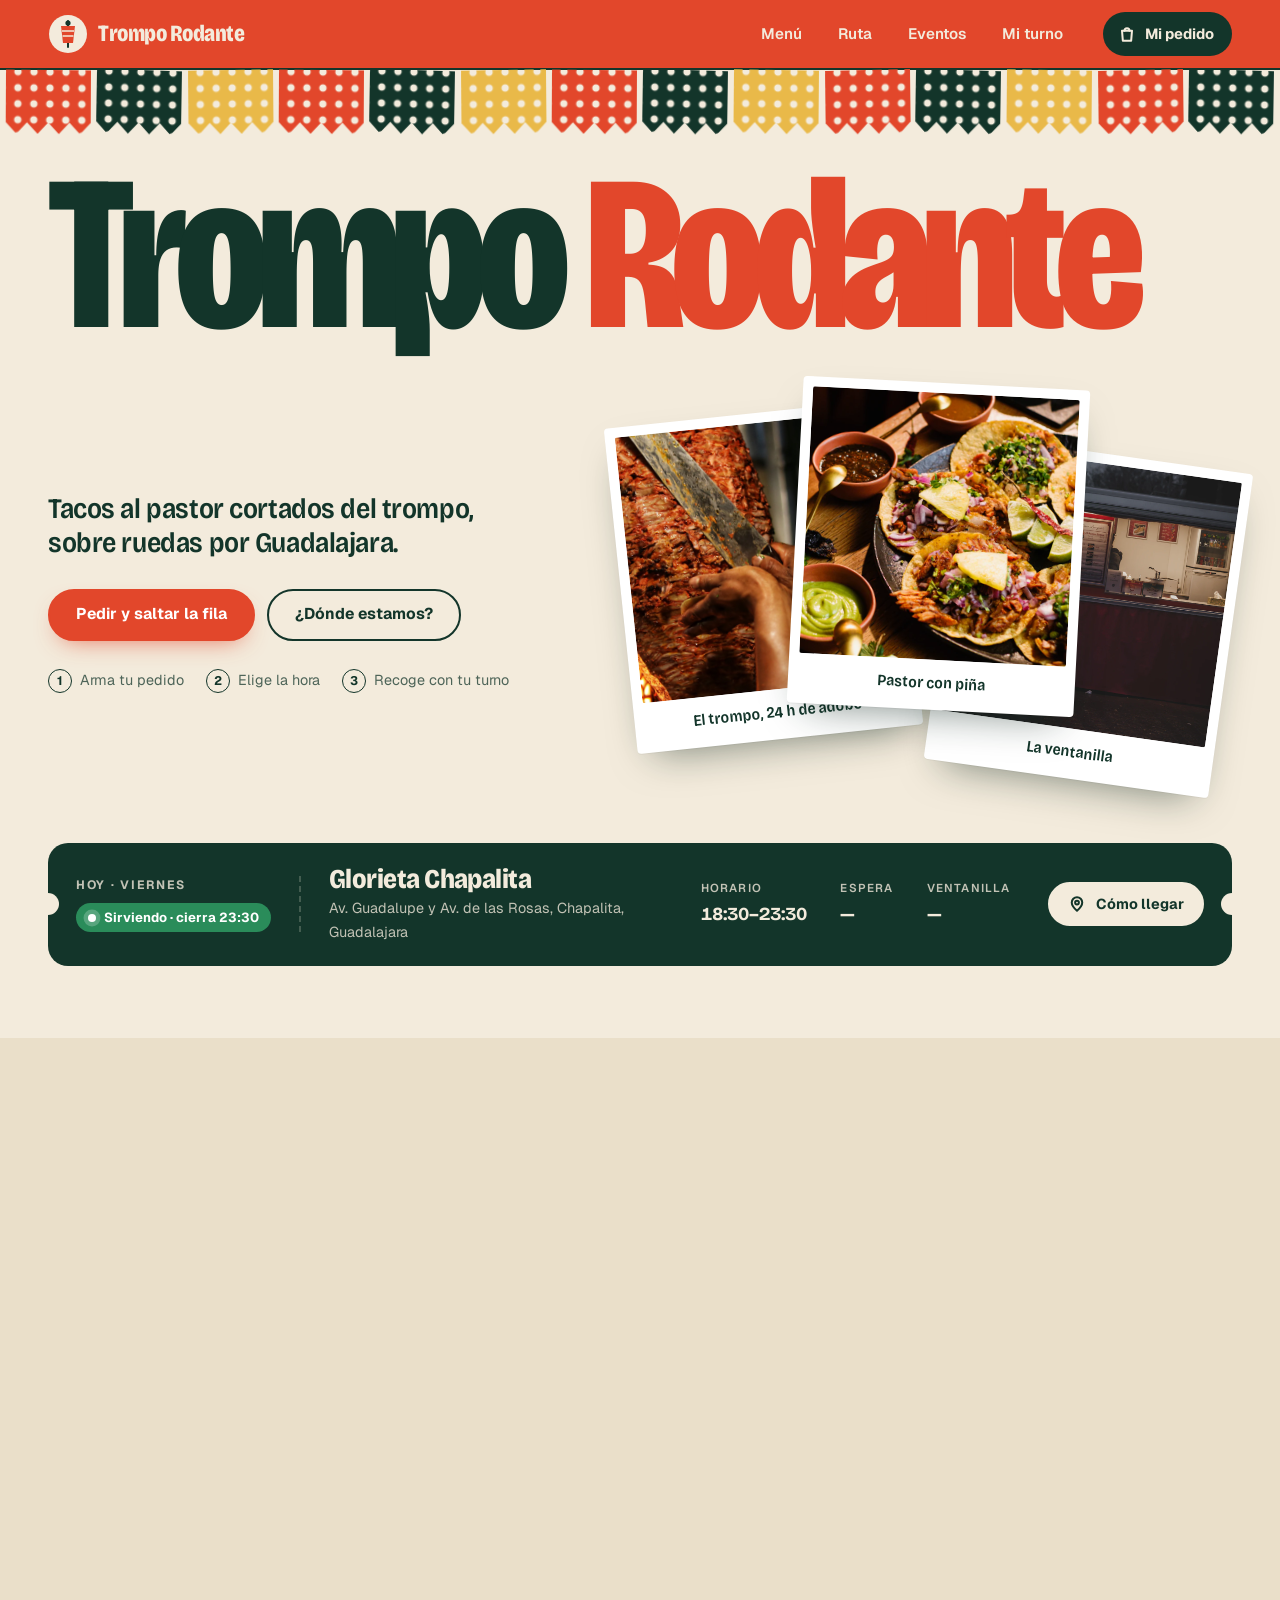
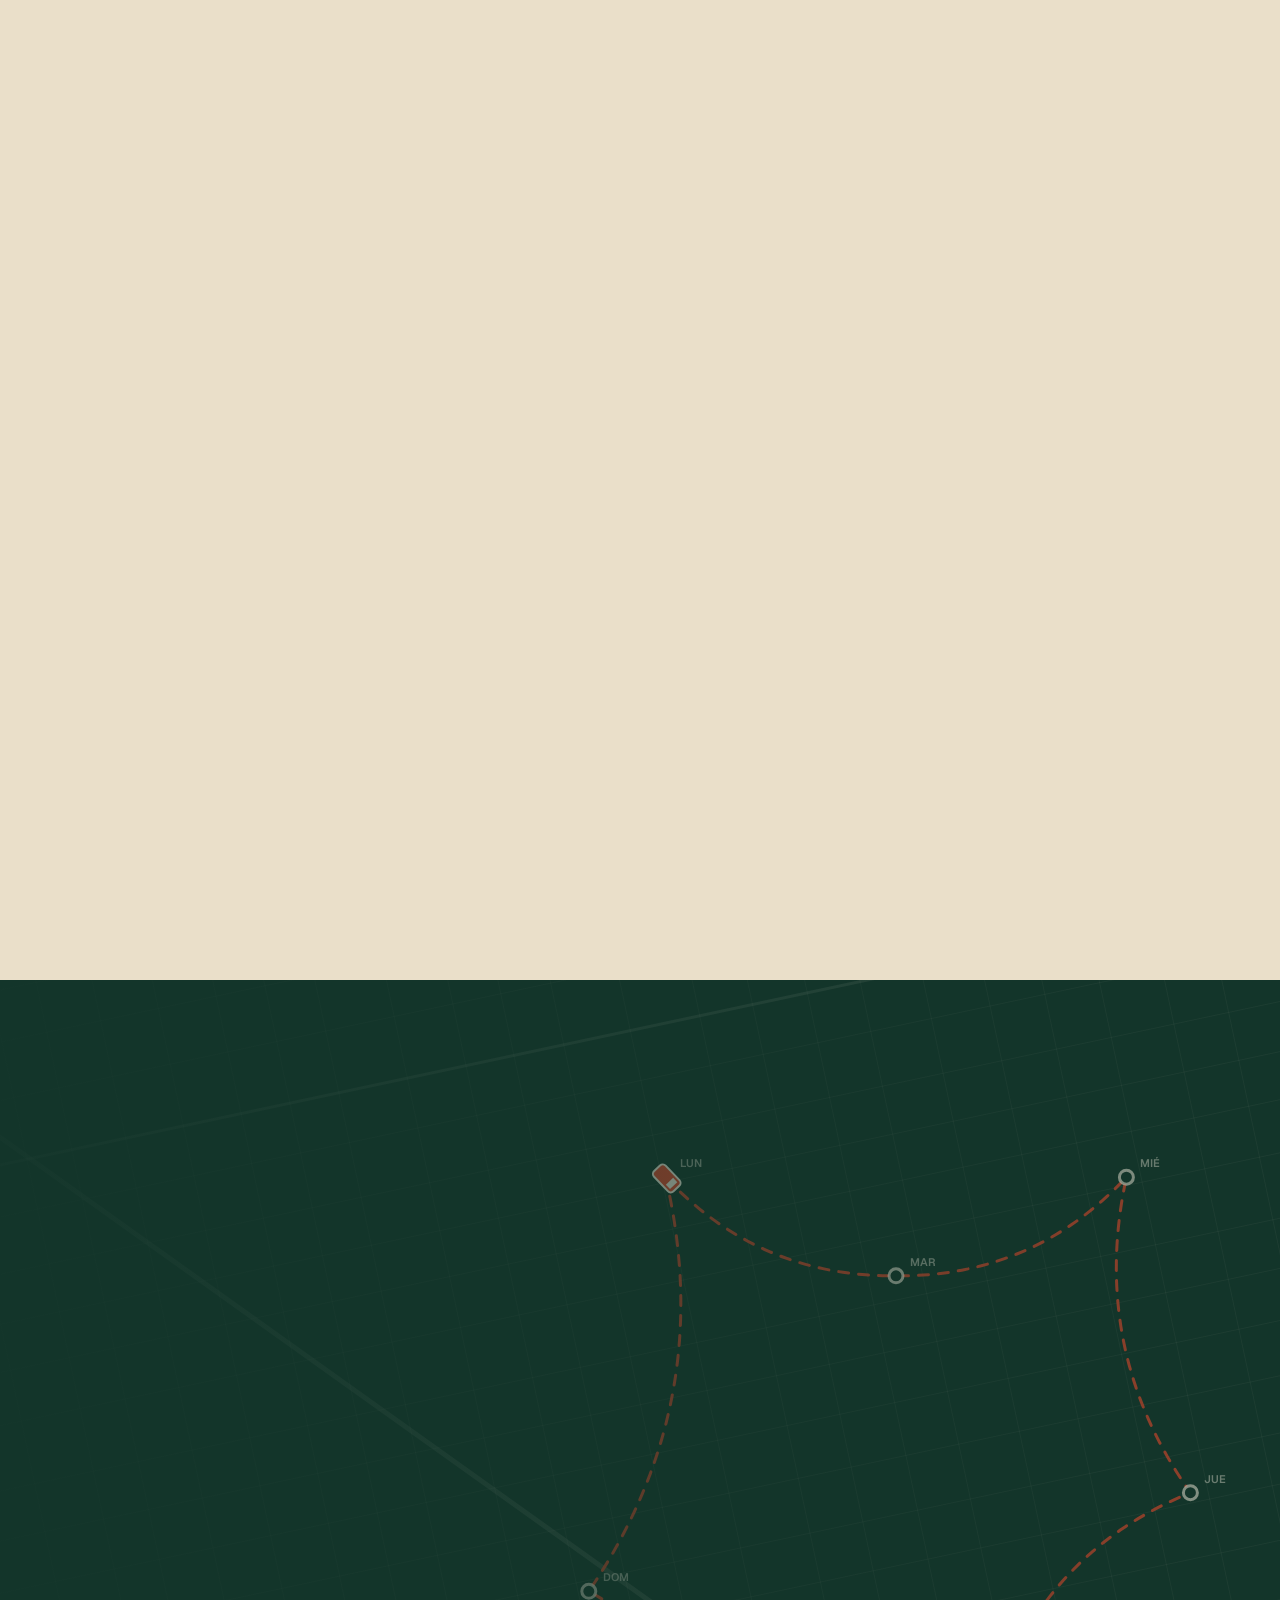
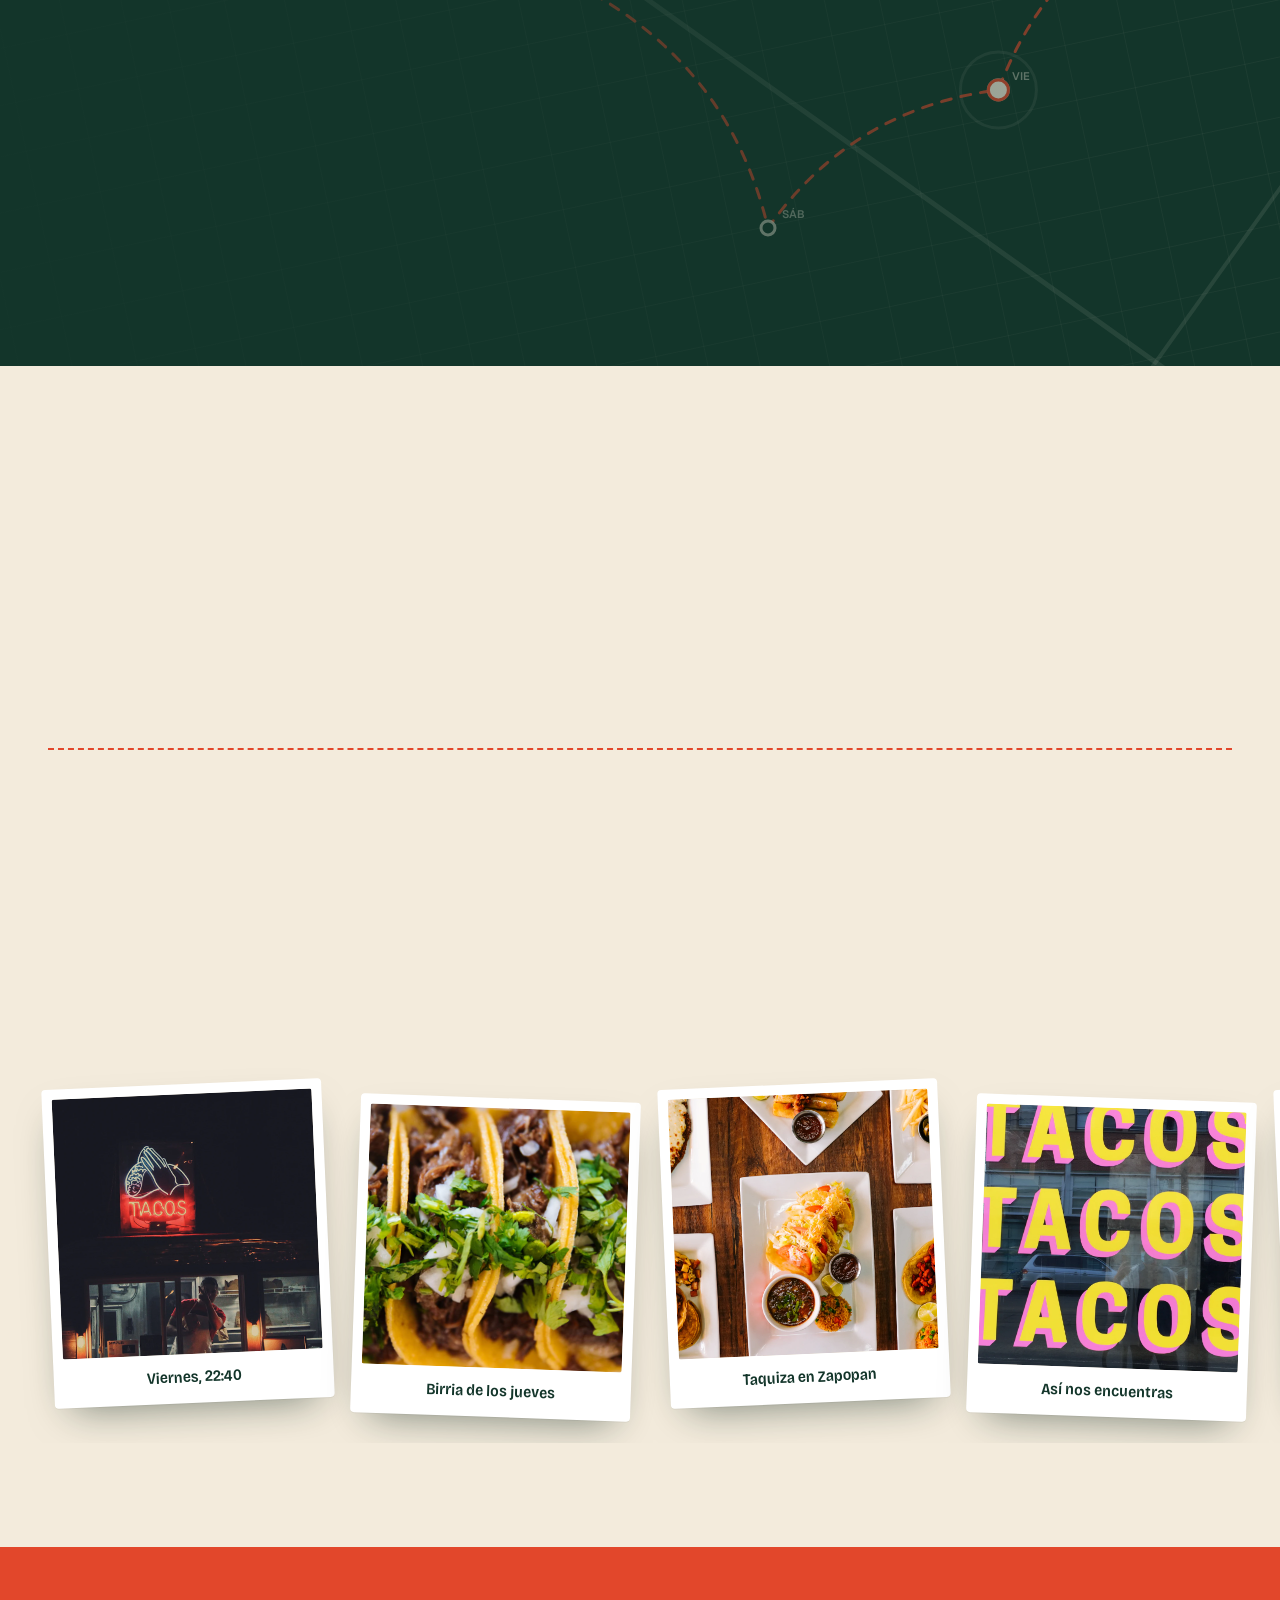
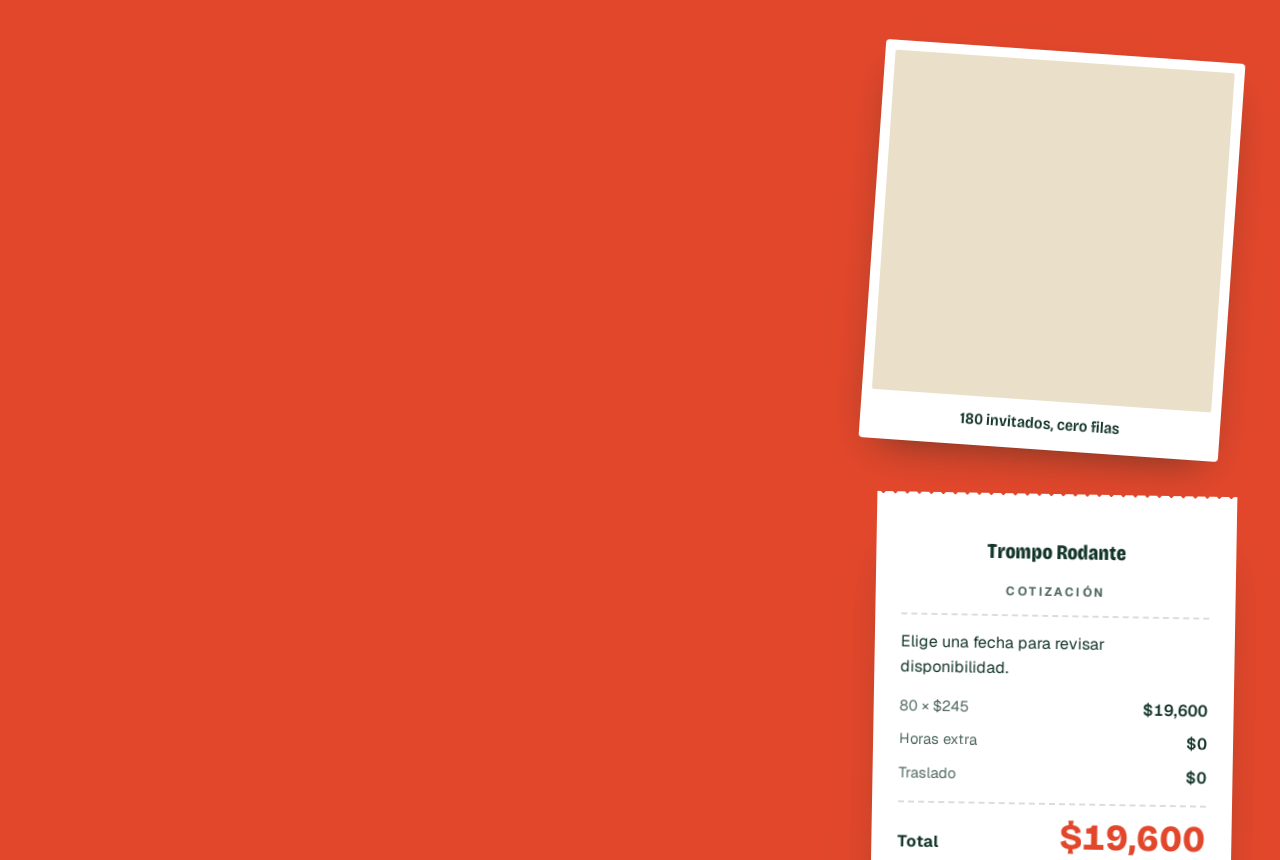
<file: tercera pagina/index.html>
<!DOCTYPE html>
<html lang="es">
<head>
  <meta charset="UTF-8">
  <meta name="viewport" content="width=device-width, initial-scale=1.0">
  <meta http-equiv="refresh" content="0; url=public/">
  <title>Trompo Rodante</title>
</head>
<body>
  <p><a href="public/">Ir a Trompo Rodante</a> · <a href="admin/">Panel de administración</a></p>
</body>
</html>
</file>
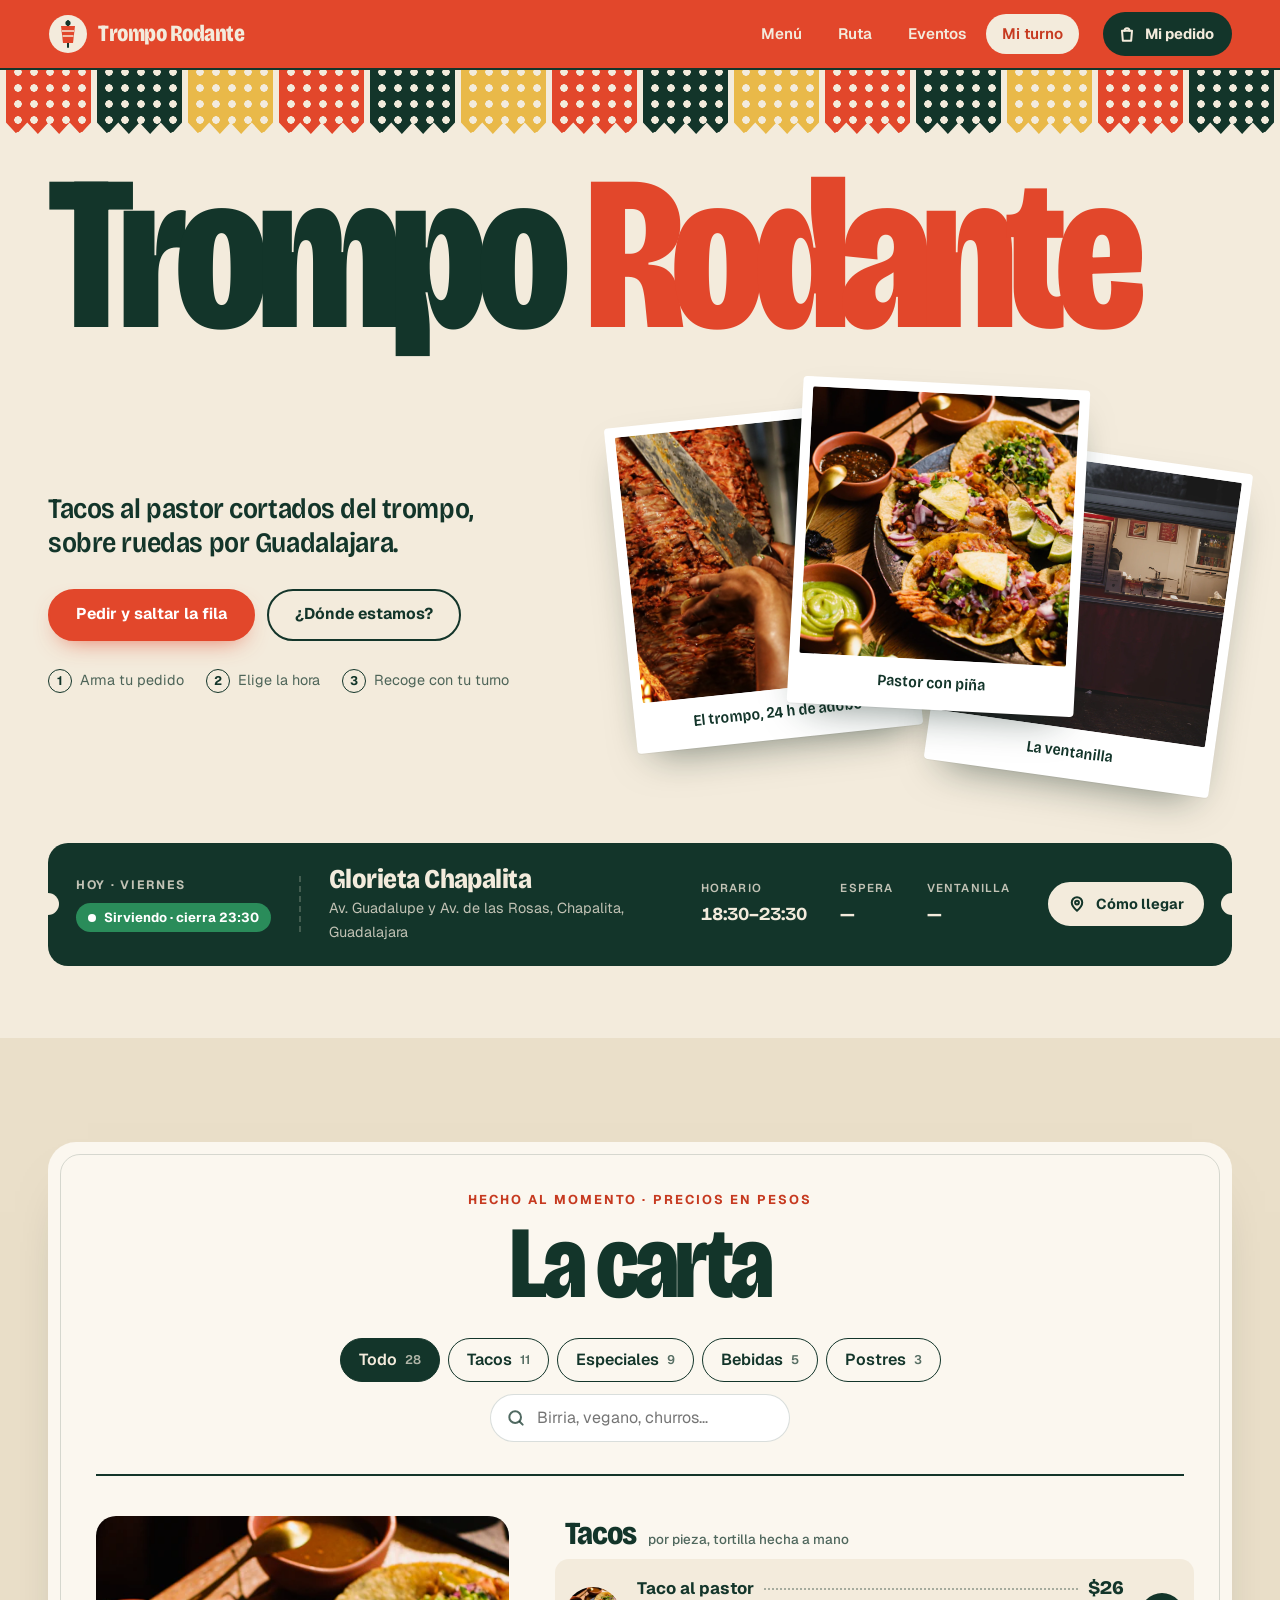
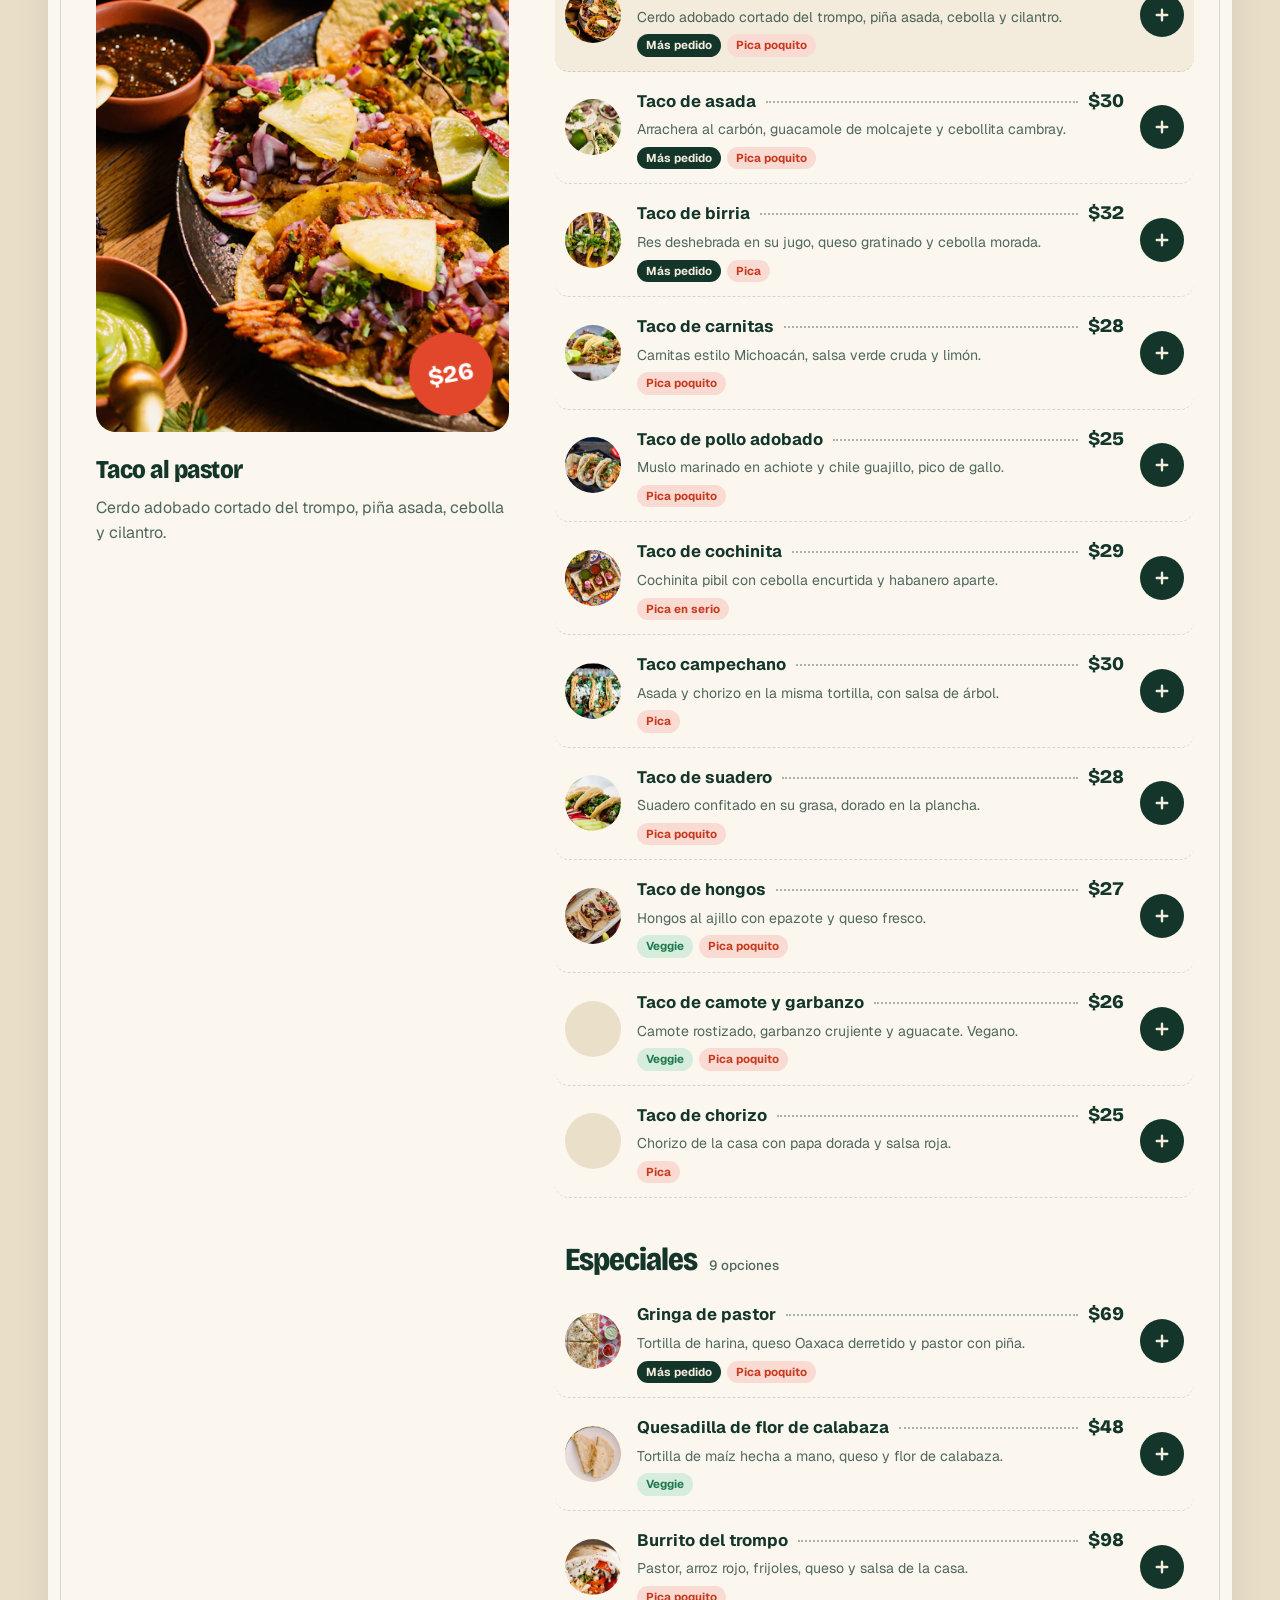
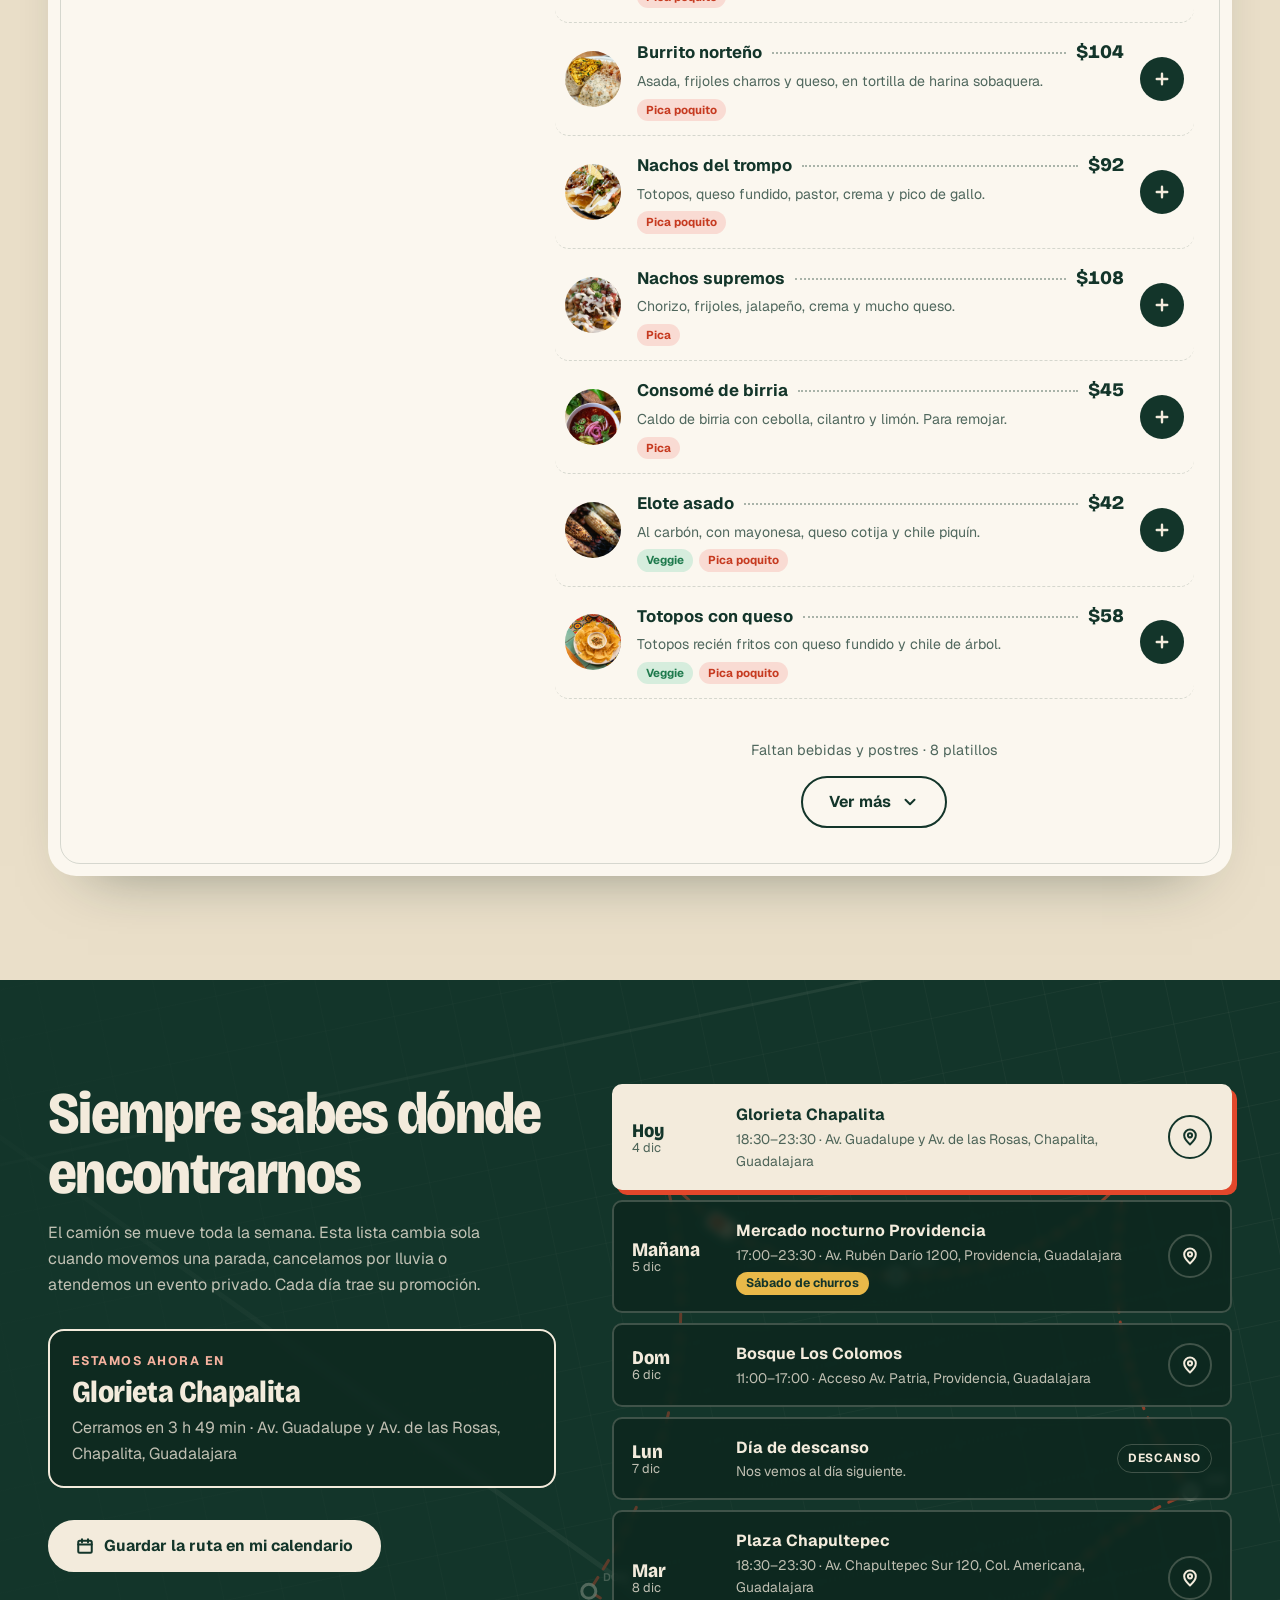
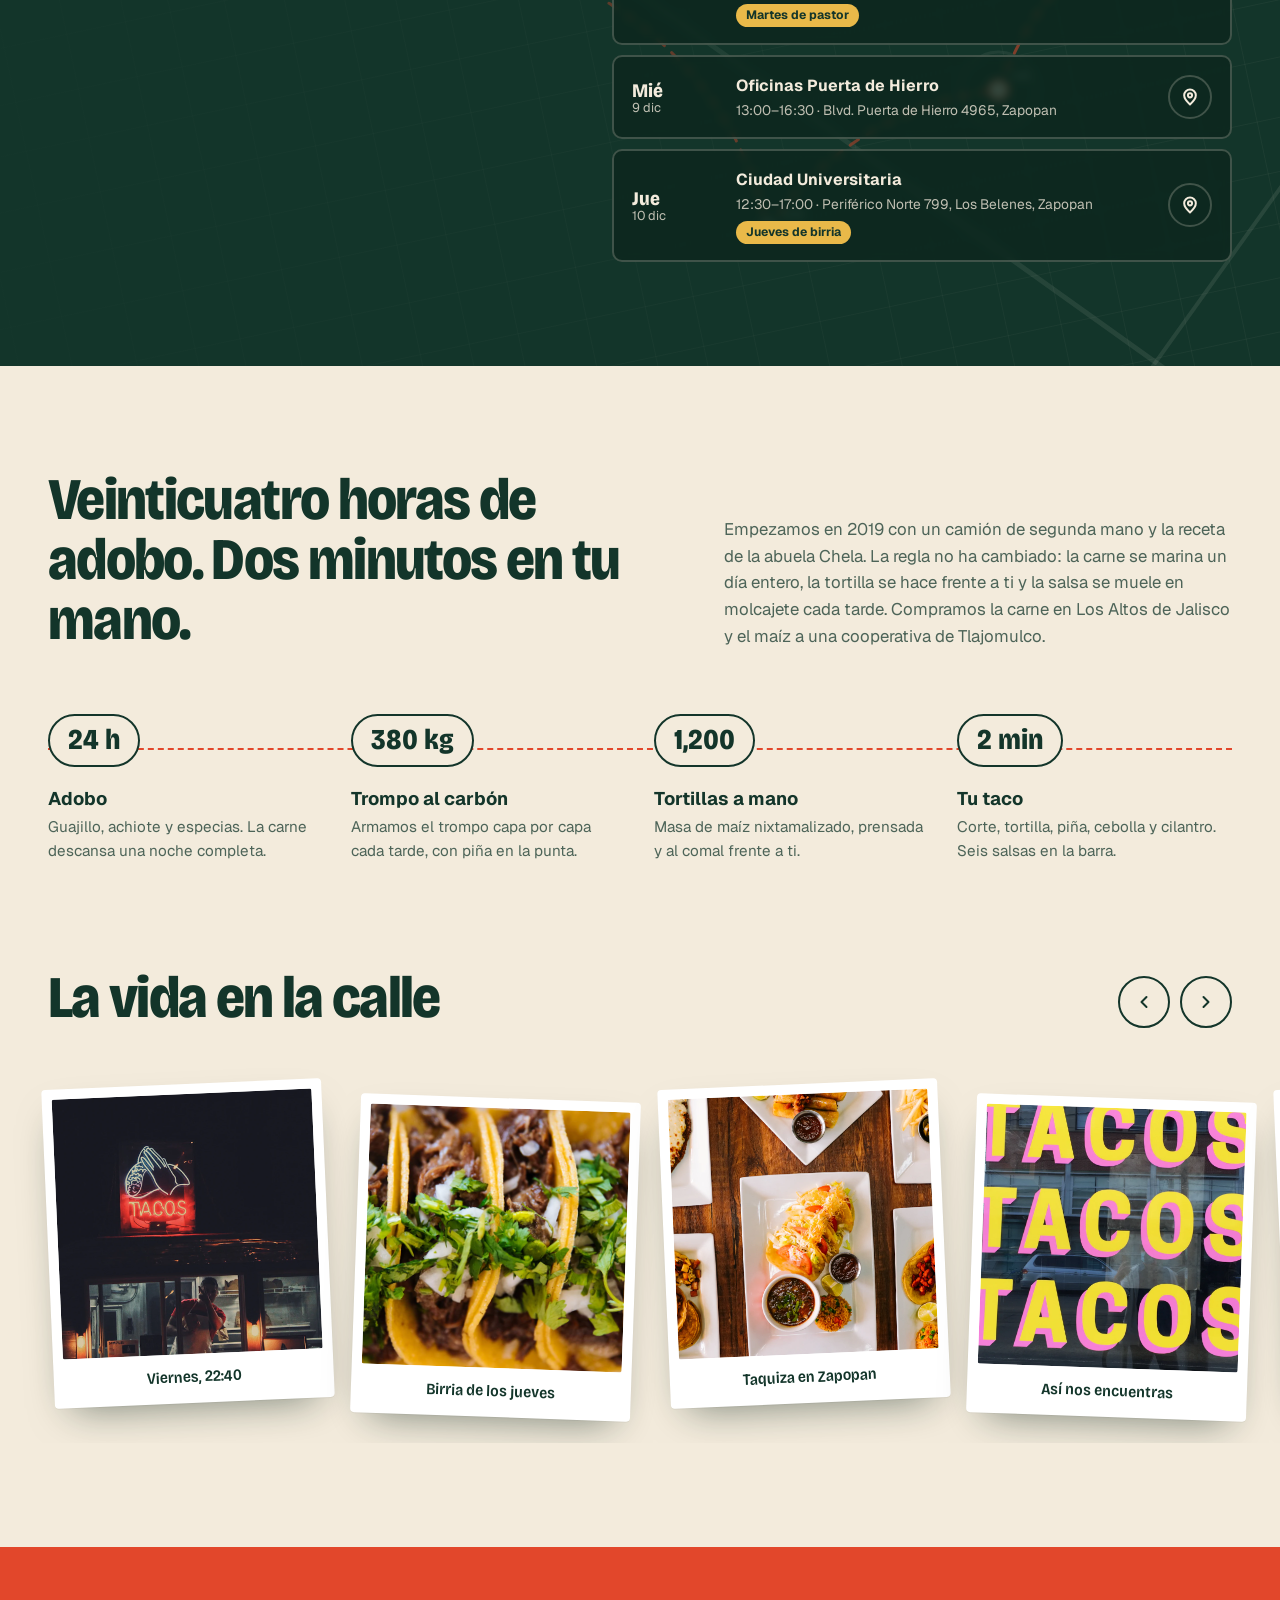
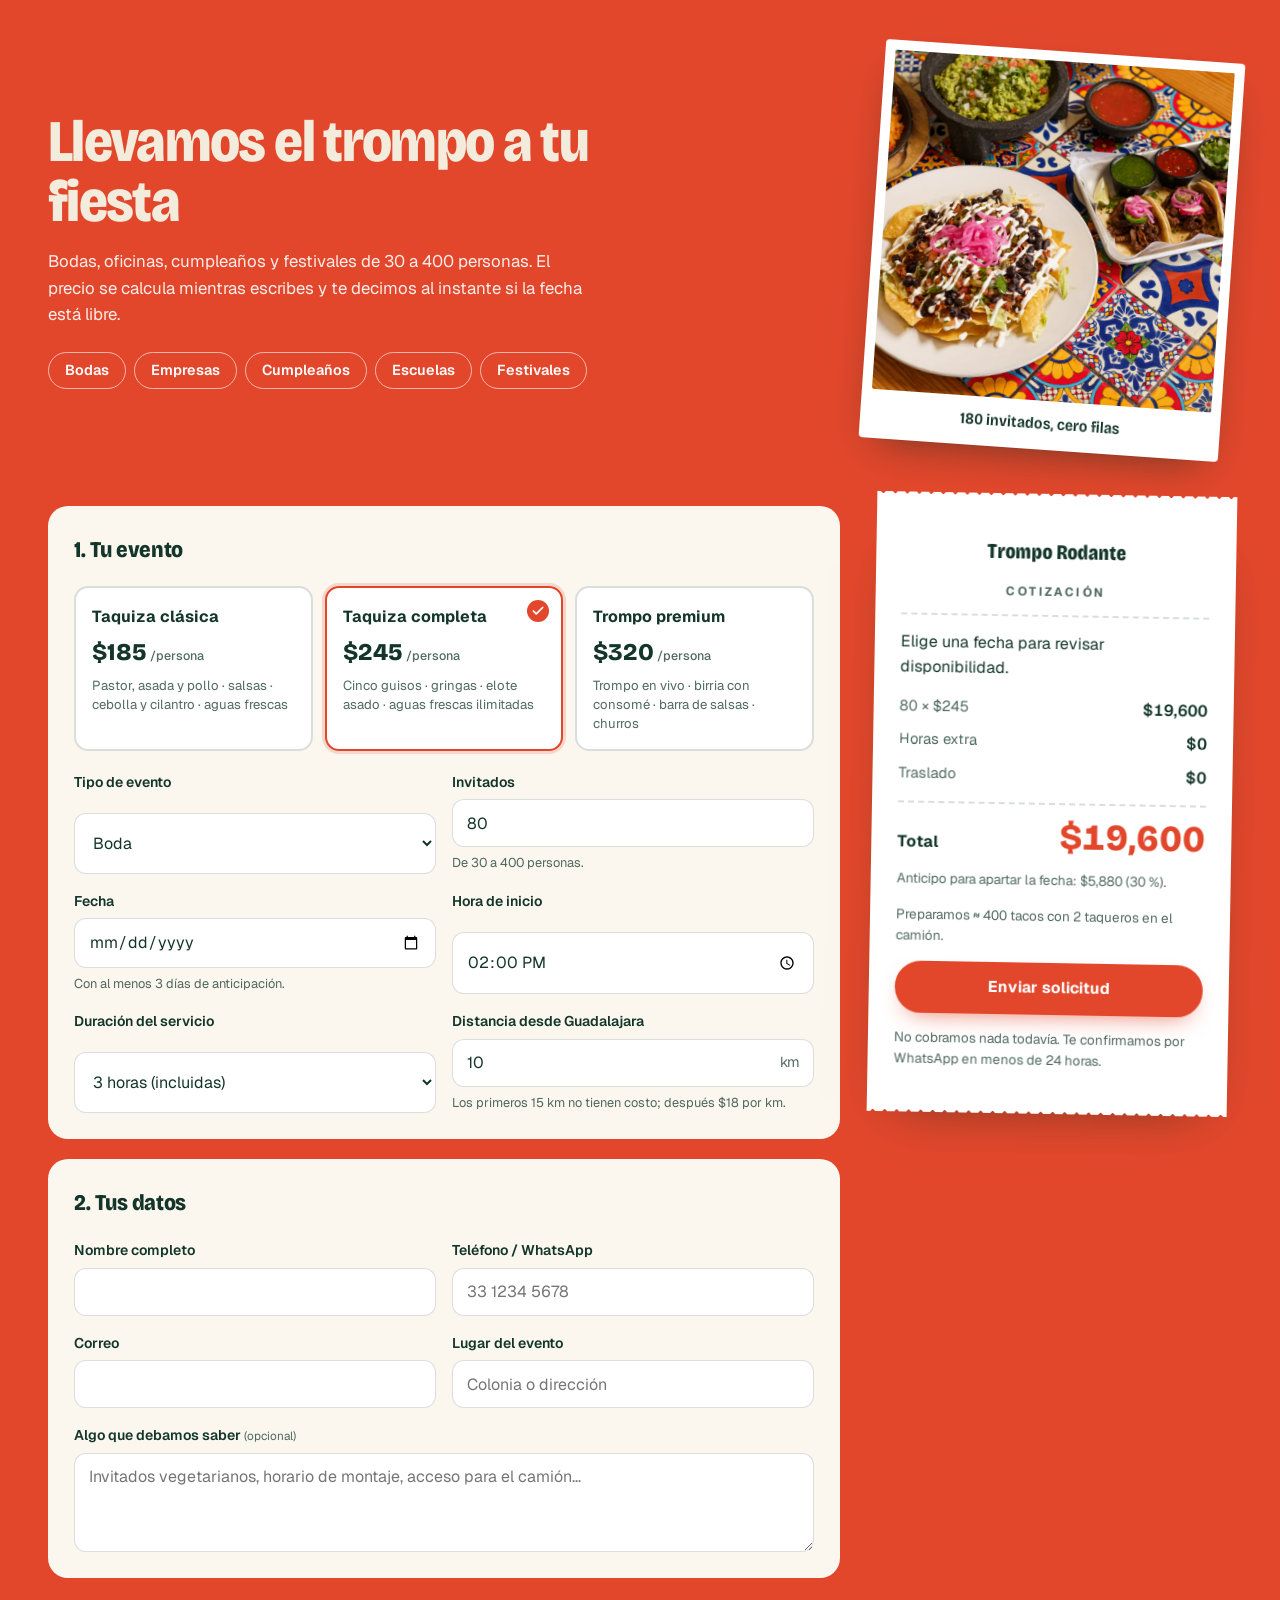
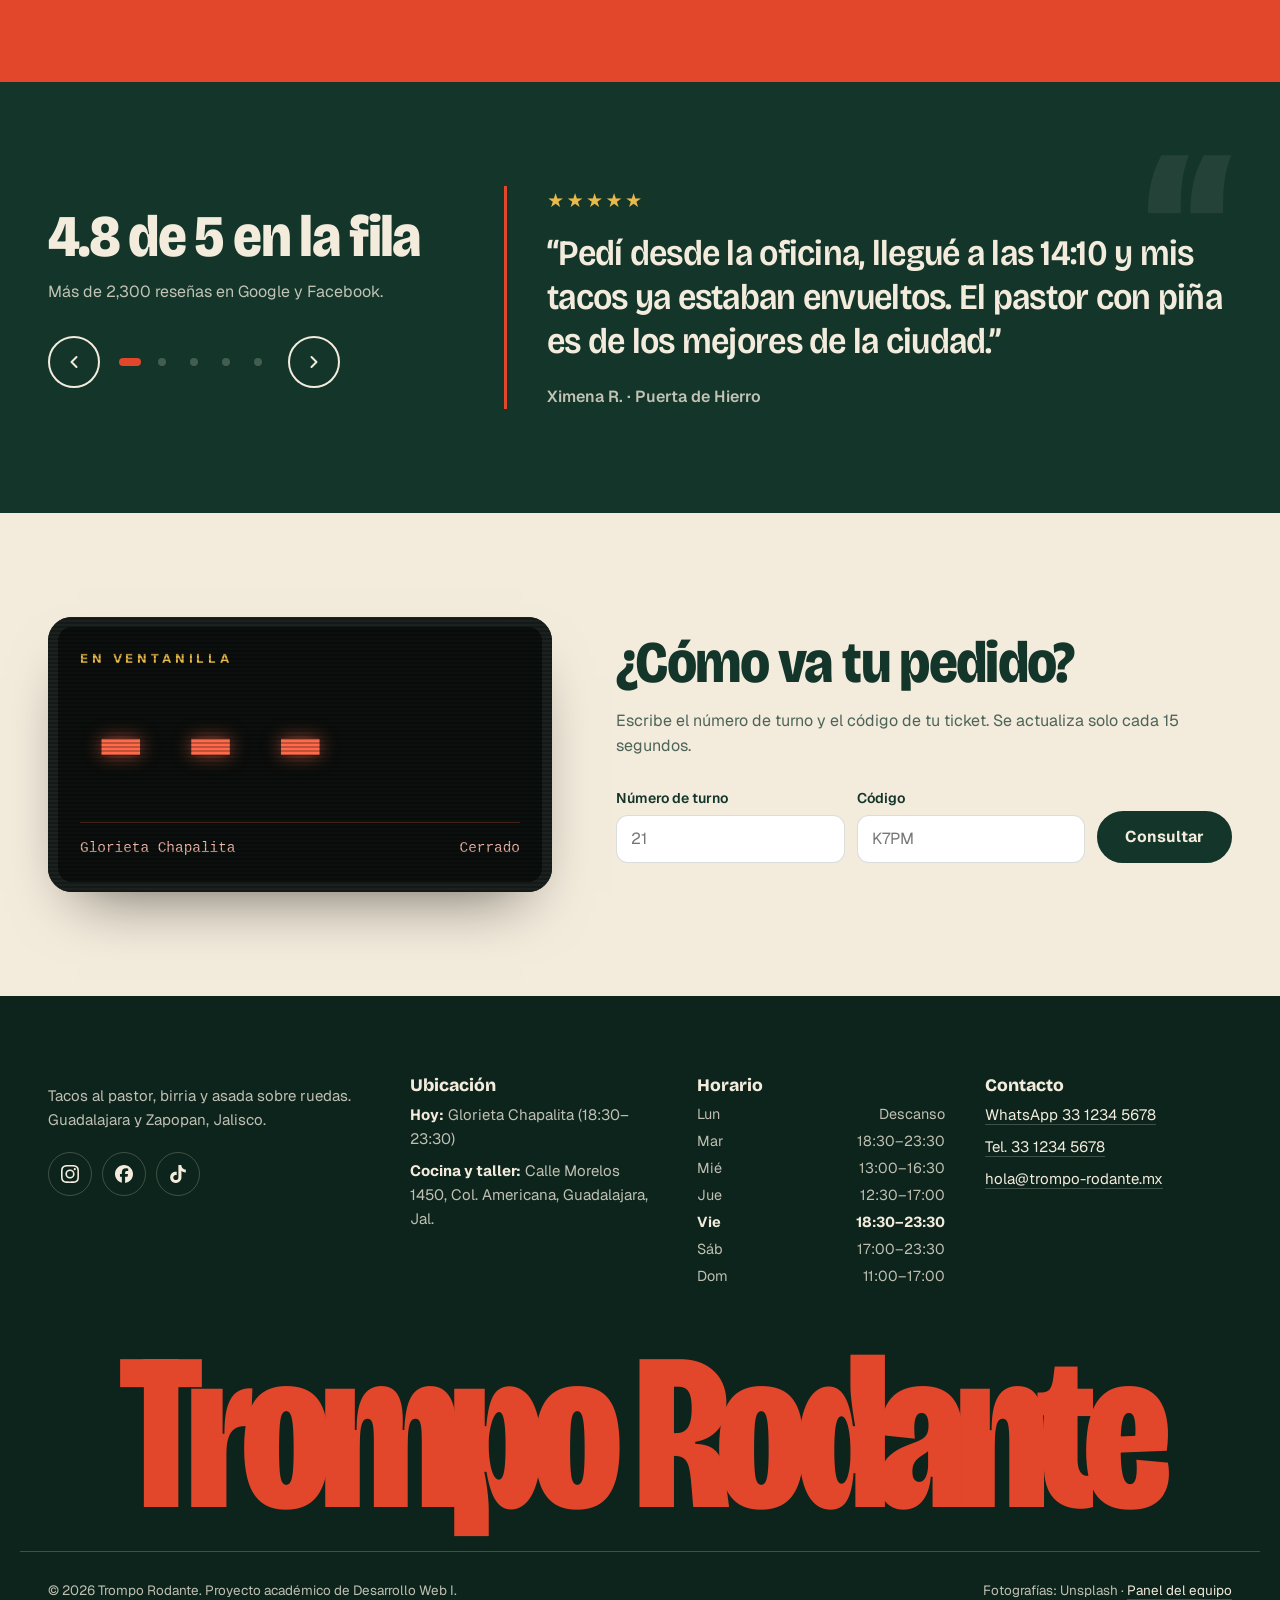
<file: tercera pagina/public/index.html>
<!DOCTYPE html>
<html lang="es">
<head>
  <meta charset="UTF-8">
  <meta name="viewport" content="width=device-width, initial-scale=1.0">
  <title>Trompo Rodante · Tacos al pastor sobre ruedas en Guadalajara</title>
  <meta name="description" content="Food truck de tacos al pastor, birria y asada en Guadalajara. Consulta dónde estamos hoy, pide para recoger sin hacer fila y cotiza tu taquiza para eventos.">
  <meta name="theme-color" content="#E2472B">
  <link rel="preconnect" href="https://fonts.googleapis.com">
  <link rel="preconnect" href="https://fonts.gstatic.com" crossorigin>
  <link href="https://fonts.googleapis.com/css2?family=Bricolage+Grotesque:opsz,wdth,wght@12..96,75..100,400..800&family=Geist:wght@400..800&display=swap" rel="stylesheet">
  <link rel="stylesheet" href="../css/estilos.css">
  <link rel="preload" as="image" href="../img/sitio/trompo.webp">
  <script src="../js/datos.js" defer></script>
  <script src="../js/pagina3.js" defer></script>
</head>
<body class="pagina-trompo">
  <a class="saltar" href="#contenido">Saltar al contenido</a>

  <header class="cabecera" id="cabecera">
    <div class="contenedor cabecera__fila">
      <a class="marca marca--sello" href="#inicio" aria-label="Trompo Rodante, inicio">
        <svg class="marca__icono" viewBox="0 0 40 40" aria-hidden="true">
          <circle cx="20" cy="20" r="19" fill="#F3EBDC"/>
          <path d="M20 7v26" stroke="#13352A" stroke-width="2" stroke-linecap="round"/>
          <path d="M13 12h14l-2 17H15z" fill="#E2472B"/>
          <path d="M14 17h12M14.6 22h10.8" stroke="#F3EBDC" stroke-width="1.6"/>
          <circle cx="20" cy="9" r="2.6" fill="#13352A"/>
        </svg>
        <span class="marca__texto">Trompo Rodante</span>
      </a>

      <nav class="nav" id="nav" aria-label="Principal">
        <ul class="nav__lista">
          <li><a href="#menu">Menú</a></li>
          <li><a href="#ruta">Ruta</a></li>
          <li><a href="#eventos">Eventos</a></li>
          <li><a href="#turno">Mi turno</a></li>
        </ul>
      </nav>

      <div class="cabecera__acciones">
        <button class="bolsa-boton" id="abrirBolsa" type="button" aria-label="Ver tu pedido">
          <svg viewBox="0 0 24 24" aria-hidden="true"><path d="M6 8h12l-1 12H7L6 8Z"/><path d="M9 8a3 3 0 0 1 6 0"/></svg>
          <span class="bolsa-boton__texto">Mi pedido</span>
          <span class="bolsa-boton__num" id="bolsaNum" hidden>0</span>
        </button>
        <button class="menu-boton" id="menuBoton" type="button" aria-expanded="false" aria-controls="nav" aria-label="Abrir menú">
          <span></span><span></span>
        </button>
      </div>
    </div>
  </header>

  <p class="aviso-general" id="avisoGeneral" role="status" hidden></p>

  <main id="contenido">
    <section class="heroe" id="inicio" aria-labelledby="heroeTitulo">
      <div class="papel-picado" aria-hidden="true">
        <span></span><span></span><span></span><span></span><span></span><span></span><span></span><span></span><span></span><span></span><span></span><span></span><span></span><span></span>
      </div>

      <div class="contenedor">
        <h1 class="rotulo" id="heroeTitulo">Trompo <span>Rodante</span></h1>

        <div class="heroe__grid">
          <div class="heroe__texto">
            <p class="heroe__lema">Tacos al pastor cortados del trompo, sobre ruedas por Guadalajara.</p>
            <p class="promo-hoy" id="promoHoy" hidden></p>
            <div class="heroe__acciones">
              <a class="boton boton--chile" href="#menu">Pedir y saltar la fila</a>
              <a class="boton boton--linea" href="#ruta">¿Dónde estamos?</a>
            </div>
            <ol class="mini-pasos">
              <li><strong>1</strong> Arma tu pedido</li>
              <li><strong>2</strong> Elige la hora</li>
              <li><strong>3</strong> Recoge con tu turno</li>
            </ol>
          </div>

          <div class="collage" aria-hidden="true">
            <figure class="polaroid polaroid--1">
              <img src="../img/sitio/trompo.webp" width="1100" height="1400" alt="">
              <figcaption>El trompo, 24 h de adobo</figcaption>
            </figure>
            <figure class="polaroid polaroid--2">
              <img src="../img/menu/taco-pastor.webp" width="800" height="600" alt="">
              <figcaption>Pastor con piña</figcaption>
            </figure>
            <figure class="polaroid polaroid--3">
              <img src="../img/sitio/camion-noche.webp" width="1400" height="1000" alt="">
              <figcaption>La ventanilla</figcaption>
            </figure>
          </div>
        </div>

        <article class="letrero" id="hoy" aria-live="polite">
          <div class="letrero__cuando">
            <span class="letrero__dia" id="hoyDia">Hoy</span>
            <span class="letrero__estado" id="hoyEstado">Cargando…</span>
          </div>
          <div class="letrero__donde">
            <h2 class="letrero__lugar" id="hoyLugar">Buscando el camión…</h2>
            <p class="letrero__direccion" id="hoyDireccion"></p>
          </div>
          <dl class="letrero__datos">
            <div><dt>Horario</dt><dd id="hoyHorario">—</dd></div>
            <div><dt>Espera</dt><dd id="hoyEspera">—</dd></div>
            <div><dt>Ventanilla</dt><dd id="hoyTurno">—</dd></div>
          </dl>
          <a class="boton boton--crema boton--chico" id="hoyMapa" href="#ruta" target="_blank" rel="noopener">
            <svg viewBox="0 0 24 24" aria-hidden="true"><path d="M12 21s-7-6.2-7-11a7 7 0 0 1 14 0c0 4.8-7 11-7 11Z"/><circle cx="12" cy="10" r="2.5"/></svg>
            Cómo llegar
          </a>
        </article>
      </div>
    </section>

    <section class="seccion seccion--carta" id="menu" aria-labelledby="menuTitulo">
      <div class="contenedor">
        <div class="carta">
          <header class="carta__cab">
            <p class="carta__sello">Hecho al momento · Precios en pesos</p>
            <h2 class="carta__titulo" id="menuTitulo">La carta</h2>
            <div class="carta__herramientas">
              <div class="filtros" id="filtros" role="toolbar" aria-label="Categorías del menú"></div>
              <label class="buscador">
                <span class="solo-lector">Buscar en el menú</span>
                <svg viewBox="0 0 24 24" aria-hidden="true"><circle cx="11" cy="11" r="7"/><path d="m20 20-3.5-3.5"/></svg>
                <input type="search" id="buscar" placeholder="Birria, vegano, churros…" autocomplete="off">
              </label>
            </div>
          </header>

          <div class="carta__cuerpo">
            <aside class="vista" aria-hidden="true">
              <figure class="vista__foto">
                <img id="vistaFoto" src="../img/menu/taco-pastor.webp" width="800" height="600" alt="">
                <span class="vista__precio" id="vistaPrecio">$26</span>
              </figure>
              <p class="vista__nombre" id="vistaNombre">Taco al pastor</p>
              <p class="vista__desc" id="vistaDesc">Pasa el cursor por un platillo para verlo.</p>
            </aside>

            <div class="carta__lista">
              <div id="platos" aria-live="polite"></div>
              <p class="vacio" id="menuVacio" hidden>No encontramos nada con esa búsqueda. Prueba con otra palabra.</p>
              <div class="ver-mas" id="verMasCaja" hidden>
                <p class="ver-mas__cuenta" id="verMasCuenta"></p>
                <button class="boton boton--linea ver-mas__boton" id="verMas" type="button">
                  Ver más
                  <svg viewBox="0 0 24 24" aria-hidden="true"><path d="m6 9 6 6 6-6"/></svg>
                </button>
              </div>
            </div>
          </div>
        </div>
      </div>
    </section>

    <section class="seccion seccion--ruta" id="ruta" aria-labelledby="rutaTitulo">
      <canvas class="ruta__mapa" id="mapaRuta" aria-hidden="true"></canvas>
      <div class="contenedor ruta__grid">
        <div class="ruta__intro">
          <h2 class="titulo titulo--crema" id="rutaTitulo">Siempre sabes dónde encontrarnos</h2>
          <p>El camión se mueve toda la semana. Esta lista cambia sola cuando movemos una parada, cancelamos por lluvia o atendemos un evento privado. Cada día trae su promoción.</p>

          <div class="proxima" id="proxima">
            <p class="proxima__etiqueta" id="proximaEtiqueta">Próxima parada</p>
            <p class="proxima__lugar" id="proximaLugar">—</p>
            <p class="proxima__cuando" id="proximaCuando"></p>
          </div>

          <button class="boton boton--crema" id="descargarIcs" type="button">
            <svg viewBox="0 0 24 24" aria-hidden="true"><rect x="3" y="5" width="18" height="16" rx="2"/><path d="M3 10h18M8 3v4M16 3v4"/></svg>
            Guardar la ruta en mi calendario
          </button>
        </div>

        <ol class="semana" id="semana" aria-label="Paradas de los próximos siete días"></ol>
      </div>
    </section>

    <section class="seccion seccion--historia" id="historia" aria-labelledby="historiaTitulo">
      <div class="contenedor">
        <div class="historia__cab">
          <h2 class="titulo" id="historiaTitulo">Veinticuatro horas de adobo. Dos minutos en tu mano.</h2>
          <p>Empezamos en 2019 con un camión de segunda mano y la receta de la abuela Chela. La regla no ha cambiado: la carne se marina un día entero, la tortilla se hace frente a ti y la salsa se muele en molcajete cada tarde. Compramos la carne en Los Altos de Jalisco y el maíz a una cooperativa de Tlajomulco.</p>
        </div>
        <ol class="proceso">
          <li>
            <span class="proceso__num">24 h</span>
            <h3>Adobo</h3>
            <p>Guajillo, achiote y especias. La carne descansa una noche completa.</p>
          </li>
          <li>
            <span class="proceso__num">380 kg</span>
            <h3>Trompo al carbón</h3>
            <p>Armamos el trompo capa por capa cada tarde, con piña en la punta.</p>
          </li>
          <li>
            <span class="proceso__num">1,200</span>
            <h3>Tortillas a mano</h3>
            <p>Masa de maíz nixtamalizado, prensada y al comal frente a ti.</p>
          </li>
          <li>
            <span class="proceso__num">2 min</span>
            <h3>Tu taco</h3>
            <p>Corte, tortilla, piña, cebolla y cilantro. Seis salsas en la barra.</p>
          </li>
        </ol>
      </div>
    </section>

    <section class="seccion seccion--galeria" id="galeria" aria-labelledby="galeriaTitulo">
      <div class="contenedor galeria__cab">
        <h2 class="titulo" id="galeriaTitulo">La vida en la calle</h2>
        <div class="galeria__flechas">
          <button class="flecha" type="button" id="galeriaAnterior" aria-label="Fotos anteriores">
            <svg viewBox="0 0 24 24" aria-hidden="true"><path d="m15 6-6 6 6 6"/></svg>
          </button>
          <button class="flecha" type="button" id="galeriaSiguiente" aria-label="Fotos siguientes">
            <svg viewBox="0 0 24 24" aria-hidden="true"><path d="m9 6 6 6-6 6"/></svg>
          </button>
        </div>
      </div>
      <ul class="galeria" id="galeriaPista" tabindex="0" aria-label="Galería de fotos">
        <li class="polaroid"><img src="../img/sitio/neon.webp" width="1200" height="900" loading="lazy" alt="Letrero de neón de tacos encendido sobre la ventanilla de noche"><p>Viernes, 22:40</p></li>
        <li class="polaroid"><img src="../img/menu/taco-birria.webp" width="800" height="600" loading="lazy" alt="Tacos de birria con cebolla y cilantro"><p>Birria de los jueves</p></li>
        <li class="polaroid"><img src="../img/sitio/evento-spread.webp" width="1200" height="900" loading="lazy" alt="Platos de tacos y salsas servidos en una mesa de madera"><p>Taquiza en Zapopan</p></li>
        <li class="polaroid"><img src="../img/sitio/tacos-letras.webp" width="1200" height="900" loading="lazy" alt="Ventana con letras grandes que dicen tacos"><p>Así nos encuentras</p></li>
        <li class="polaroid"><img src="../img/menu/elote.webp" width="800" height="600" loading="lazy" alt="Elotes asados sobre el carbón"><p>Elote al carbón</p></li>
        <li class="polaroid"><img src="../img/sitio/camion-noche.webp" width="1400" height="1000" loading="lazy" alt="El camión iluminado de noche con la ventanilla abierta"><p>Glorieta Chapalita</p></li>
        <li class="polaroid"><img src="../img/menu/churros-chocolate.webp" width="800" height="600" loading="lazy" alt="Churros con una taza de chocolate caliente"><p>Para cerrar la noche</p></li>
        <li class="polaroid"><img src="../img/menu/gringa.webp" width="800" height="600" loading="lazy" alt="Gringa de pastor cortada en triángulos con salsas"><p>La gringa</p></li>
      </ul>
    </section>

    <section class="seccion seccion--eventos" id="eventos" aria-labelledby="eventosTitulo">
      <div class="contenedor">
        <div class="eventos__intro">
          <div>
            <h2 class="titulo titulo--crema" id="eventosTitulo">Llevamos el trompo a tu fiesta</h2>
            <p class="eventos__bajada">Bodas, oficinas, cumpleaños y festivales de 30 a 400 personas. El precio se calcula mientras escribes y te decimos al instante si la fecha está libre.</p>
            <ul class="chips" aria-label="Tipos de evento">
              <li>Bodas</li><li>Empresas</li><li>Cumpleaños</li><li>Escuelas</li><li>Festivales</li>
            </ul>
          </div>
          <figure class="polaroid polaroid--evento">
            <img src="../img/sitio/evento-mesa.webp" width="1200" height="900" loading="lazy" alt="Mesa de evento con tacos, nachos, arroz, guacamole y salsas sobre mantel de talavera">
            <figcaption>180 invitados, cero filas</figcaption>
          </figure>
        </div>

        <form class="cotizador" id="cotizador" novalidate>
          <div class="cotizador__campos">
            <fieldset class="grupo">
              <legend>1. Tu evento</legend>
              <div class="paquetes" id="paquetes" role="radiogroup" aria-label="Paquete"></div>
              <div class="campos">
                <label class="campo">
                  <span>Tipo de evento</span>
                  <select name="tipo">
                    <option>Boda</option><option>Empresa</option><option>Cumpleaños</option><option>Escuela</option><option>Festival</option><option>Otro</option>
                  </select>
                </label>
                <label class="campo">
                  <span>Invitados</span>
                  <input type="number" name="invitados" id="evInvitados" inputmode="numeric" min="30" max="400" value="80" required>
                  <small class="campo__ayuda" id="evInvitadosAyuda">De 30 a 400 personas.</small>
                </label>
                <label class="campo">
                  <span>Fecha</span>
                  <input type="date" name="fecha" id="evFecha" required>
                  <small class="campo__ayuda" id="evFechaAyuda">Con al menos 3 días de anticipación.</small>
                </label>
                <label class="campo">
                  <span>Hora de inicio</span>
                  <input type="time" name="hora" value="14:00" step="900" required>
                </label>
                <label class="campo">
                  <span>Duración del servicio</span>
                  <select name="horas" id="evHoras"></select>
                </label>
                <label class="campo">
                  <span>Distancia desde Guadalajara</span>
                  <div class="campo__sufijo"><input type="number" name="km" inputmode="numeric" min="0" max="120" value="10"><span>km</span></div>
                  <small class="campo__ayuda" id="evKmAyuda">Los primeros 15 km no tienen costo.</small>
                </label>
              </div>
            </fieldset>

            <fieldset class="grupo">
              <legend>2. Tus datos</legend>
              <div class="campos">
                <label class="campo">
                  <span>Nombre completo</span>
                  <input type="text" name="nombre" autocomplete="name" maxlength="80" required>
                </label>
                <label class="campo">
                  <span>Teléfono / WhatsApp</span>
                  <input type="tel" name="telefono" autocomplete="tel" inputmode="numeric" maxlength="14" placeholder="33 1234 5678" required>
                </label>
                <label class="campo">
                  <span>Correo</span>
                  <input type="email" name="correo" autocomplete="email" maxlength="120" required>
                </label>
                <label class="campo">
                  <span>Lugar del evento</span>
                  <input type="text" name="lugar" maxlength="140" placeholder="Colonia o dirección" required>
                </label>
                <label class="campo campo--ancho">
                  <span>Algo que debamos saber <small>(opcional)</small></span>
                  <textarea name="notas" rows="3" maxlength="500" placeholder="Invitados vegetarianos, horario de montaje, acceso para el camión…"></textarea>
                </label>
                <label class="trampa" aria-hidden="true">Sitio web<input type="text" name="sitio_web" tabindex="-1" autocomplete="off"></label>
              </div>
            </fieldset>
          </div>

          <aside class="recibo" aria-live="polite">
            <p class="recibo__marca">Trompo Rodante</p>
            <p class="recibo__titulo">Cotización</p>
            <p class="recibo__disponible" id="evDisponible">Elige una fecha para revisar disponibilidad.</p>
            <dl class="recibo__lineas">
              <div><dt id="evComidaTexto">Comida</dt><dd id="evComida">$0</dd></div>
              <div><dt>Horas extra</dt><dd id="evExtra">$0</dd></div>
              <div><dt>Traslado</dt><dd id="evTraslado">$0</dd></div>
            </dl>
            <p class="recibo__total"><span>Total</span><strong id="evTotal">$0</strong></p>
            <p class="recibo__nota" id="evAnticipo"></p>
            <p class="recibo__nota" id="evCalculo"></p>
            <p class="form-error" id="evError" role="alert" hidden></p>
            <button class="boton boton--chile boton--bloque" type="submit" id="evEnviar">Enviar solicitud</button>
            <p class="recibo__nota">No cobramos nada todavía. Te confirmamos por WhatsApp en menos de 24 horas.</p>
          </aside>
        </form>

        <div class="exito-evento" id="evExito" hidden tabindex="-1">
          <svg viewBox="0 0 24 24" aria-hidden="true"><path d="M20 6 9 17l-5-5"/></svg>
          <div>
            <h3>¡Solicitud recibida! Folio <span id="evFolio"></span></h3>
            <p id="evExitoTexto"></p>
          </div>
          <button class="boton boton--linea boton--chico" type="button" id="evOtra">Cotizar otro evento</button>
        </div>
      </div>
    </section>

    <section class="seccion seccion--resenas" id="resenas" aria-labelledby="resenasTitulo">
      <div class="contenedor resenas__grid">
        <div>
          <h2 class="titulo titulo--crema" id="resenasTitulo">4.8 de 5 en la fila</h2>
          <p class="resenas__nota">Más de 2,300 reseñas en Google y Facebook.</p>
          <div class="resenas__control">
            <button class="flecha flecha--crema" type="button" id="citaAnterior" aria-label="Reseña anterior">
              <svg viewBox="0 0 24 24" aria-hidden="true"><path d="m15 6-6 6 6 6"/></svg>
            </button>
            <div class="puntos" id="citaPuntos"></div>
            <button class="flecha flecha--crema" type="button" id="citaSiguiente" aria-label="Reseña siguiente">
              <svg viewBox="0 0 24 24" aria-hidden="true"><path d="m9 6 6 6-6 6"/></svg>
            </button>
          </div>
        </div>
        <figure class="cita" id="cita" aria-live="polite">
          <p class="estrellas" id="citaEstrellas" aria-label="5 de 5 estrellas">★★★★★</p>
          <blockquote id="citaTexto">“Pedí desde la oficina, llegué a las 14:10 y mis tacos ya estaban envueltos. El pastor con piña es de los mejores de la ciudad.”</blockquote>
          <figcaption id="citaAutor">Ximena R. · Puerta de Hierro</figcaption>
        </figure>
      </div>
    </section>

    <section class="seccion seccion--turno" id="turno" aria-labelledby="turnoTitulo">
      <div class="contenedor turno__grid">
        <div class="pantalla" aria-live="polite">
          <p class="pantalla__etiqueta">En ventanilla</p>
          <p class="pantalla__numero" id="pantallaTurno">---</p>
          <div class="pantalla__pie">
            <span id="pantallaLugar">—</span>
            <span id="pantallaEspera">—</span>
          </div>
        </div>

        <div>
          <h2 class="titulo" id="turnoTitulo">¿Cómo va tu pedido?</h2>
          <p class="turno__texto">Escribe el número de turno y el código de tu ticket. Se actualiza solo cada 15 segundos.</p>
          <form class="turno__form" id="turnoForm" novalidate>
            <label class="campo">
              <span>Número de turno</span>
              <input type="text" name="numero" inputmode="numeric" maxlength="3" placeholder="21" required>
            </label>
            <label class="campo">
              <span>Código</span>
              <input type="text" name="codigo" maxlength="4" autocapitalize="characters" placeholder="K7PM" required>
            </label>
            <button class="boton boton--verde" type="submit">Consultar</button>
          </form>
          <p class="form-error" id="turnoError" role="alert" hidden></p>

          <article class="estado-turno" id="estadoTurno" aria-live="polite" hidden>
            <header>
              <p class="estado-turno__num">Turno <strong id="etNumero"></strong></p>
              <p class="estado-turno__texto" id="etTexto"></p>
            </header>
            <ol class="progreso" id="etProgreso">
              <li data-paso="recibido">Recibido</li>
              <li data-paso="preparando">En la plancha</li>
              <li data-paso="listo">Listo</li>
              <li data-paso="entregado">Entregado</li>
            </ol>
            <p class="estado-turno__detalle" id="etDetalle"></p>
            <ul class="estado-turno__items" id="etItems"></ul>
          </article>
        </div>
      </div>
    </section>
  </main>

  <footer class="pie">
    <div class="contenedor pie__grid">
      <div class="pie__marca">
        <p>Tacos al pastor, birria y asada sobre ruedas. Guadalajara y Zapopan, Jalisco.</p>
        <ul class="redes" id="redes">
          <li><a href="https://www.instagram.com/" target="_blank" rel="noopener" aria-label="Instagram" data-red="instagram"></a></li>
          <li><a href="https://www.facebook.com/" target="_blank" rel="noopener" aria-label="Facebook" data-red="facebook"></a></li>
          <li><a href="https://www.tiktok.com/" target="_blank" rel="noopener" aria-label="TikTok" data-red="tiktok"></a></li>
        </ul>
      </div>
      <div>
        <h2 class="pie__titulo">Ubicación</h2>
        <p><strong>Hoy:</strong> <span id="pieHoy">—</span></p>
        <p><strong>Cocina y taller:</strong> Calle Morelos 1450, Col. Americana, Guadalajara, Jal.</p>
      </div>
      <div>
        <h2 class="pie__titulo">Horario</h2>
        <ul class="pie__horario" id="pieHorario"></ul>
      </div>
      <div>
        <h2 class="pie__titulo">Contacto</h2>
        <p><a href="https://wa.me/523312345678" target="_blank" rel="noopener">WhatsApp 33 1234 5678</a></p>
        <p><a href="tel:+523312345678">Tel. 33 1234 5678</a></p>
        <p><a href="mailto:hola@trompo-rodante.mx">hola@trompo-rodante.mx</a></p>
      </div>
    </div>
    <p class="pie__rotulo" aria-hidden="true">Trompo Rodante</p>
    <div class="contenedor pie__legal">
      <p>© 2026 Trompo Rodante. Proyecto académico de Desarrollo Web I.</p>
      <p>Fotografías: Unsplash · <a href="../admin/">Panel del equipo</a></p>
    </div>
  </footer>

  <a class="barra-pedido" id="barraPedido" href="#" hidden>
    <span id="barraCantidad">0 productos</span>
    <strong id="barraTotal">$0</strong>
  </a>

  <dialog class="bolsa" id="bolsa" aria-labelledby="bolsaTitulo">
    <div class="bolsa__cab">
      <h2 id="bolsaTitulo">Tu pedido</h2>
      <button class="cerrar" type="button" data-cerrar aria-label="Cerrar">
        <svg viewBox="0 0 24 24" aria-hidden="true"><path d="M6 6l12 12M18 6 6 18"/></svg>
      </button>
    </div>

    <div class="bolsa__cuerpo" id="pasoBolsa">
      <p class="bolsa__parada" id="bolsaParada"></p>
      <ul class="lineas" id="lineas"></ul>
      <div class="bolsa__vacia" id="bolsaVacia">
        <p>Tu pedido está vacío.</p>
        <button class="boton boton--linea boton--chico" type="button" data-cerrar>Ver el menú</button>
      </div>

      <form class="checkout" id="checkout" novalidate hidden>
        <fieldset class="grupo">
          <legend>¿A qué hora pasas?</legend>
          <div class="franjas" id="franjas" role="radiogroup" aria-label="Hora de recogida"></div>
          <p class="campo__error" id="errRecoger" hidden></p>
        </fieldset>
        <div class="campos campos--uno">
          <label class="campo">
            <span>Nombre para llamarte</span>
            <input type="text" name="nombre" autocomplete="given-name" maxlength="60" required>
            <small class="campo__error" id="errNombre" hidden></small>
          </label>
          <label class="campo">
            <span>Teléfono</span>
            <input type="tel" name="telefono" autocomplete="tel" inputmode="numeric" maxlength="14" placeholder="33 1234 5678" required>
            <small class="campo__error" id="errTelefono" hidden></small>
          </label>
          <label class="campo">
            <span>Nota para el taquero <small>(opcional)</small></span>
            <input type="text" name="nota" maxlength="160" placeholder="Sin cebolla, salsa aparte…">
          </label>
          <label class="trampa" aria-hidden="true">Sitio web<input type="text" name="sitio_web" tabindex="-1" autocomplete="off"></label>
        </div>
      </form>
    </div>

    <div class="bolsa__pie" id="bolsaPie" hidden>
      <dl class="totales">
        <div><dt>Subtotal</dt><dd id="subtotal">$0</dd></div>
        <div class="totales__ahorro" id="filaAhorro" hidden><dt>Promo del día</dt><dd id="ahorro">$0</dd></div>
        <div class="totales__total"><dt>Total</dt><dd id="total">$0</dd></div>
      </dl>
      <p class="form-error" id="pedidoError" role="alert" hidden></p>
      <p class="bolsa__cerrado" id="bolsaCerrado" hidden></p>
      <button class="boton boton--chile boton--bloque" type="submit" form="checkout" id="confirmar">Confirmar pedido</button>
      <p class="bolsa__nota">Pagas al recoger, en efectivo o con tarjeta.</p>
    </div>

    <div class="bolsa__listo" id="pasoListo" hidden>
      <div class="ticket ticket--grande">
        <p class="ticket__marca">Trompo Rodante</p>
        <p class="ticket__etiqueta">Tu turno</p>
        <p class="ticket__numero" id="tkNumero">000</p>
        <p class="ticket__linea"><span>Código</span><span id="tkCodigo"></span></p>
        <p class="ticket__linea"><span>Recoger</span><span id="tkHora"></span></p>
        <p class="ticket__linea"><span>Dónde</span><span id="tkParada"></span></p>
        <p class="ticket__linea"><span>Total a pagar</span><span id="tkTotal"></span></p>
      </div>
      <p class="bolsa__listo-texto" id="tkTexto"></p>
      <a class="boton boton--verde boton--bloque" href="#turno" id="tkSeguir">Seguir mi turno</a>
    </div>
  </dialog>

  <div class="aviso" id="aviso" role="status" aria-live="polite"></div>
</body>
</html>
</file>
<file: tercera pagina/css/estilos.css>
:root {
  --color-1: #13352A;
  --color-2: #F3EBDC;
  --color-3: #E2472B;

  --tinta: var(--color-1);
  --papel: var(--color-2);
  --chile: var(--color-3);
  --papel-2: #EADFC9;
  --papel-3: #FBF7EF;
  --tinta-2: #0C241C;
  --chile-2: #C63A20;
  --suave: rgba(19, 53, 42, 0.74);
  --linea: rgba(19, 53, 42, 0.16);
  --crema-suave: rgba(243, 235, 220, 0.78);
  --crema-linea: rgba(243, 235, 220, 0.22);
  --exito: #1F7A4D;

  --f-titulo: "Bricolage Grotesque", "Arial Narrow", system-ui, sans-serif;
  --f-texto: "Geist", system-ui, -apple-system, "Segoe UI", sans-serif;

  --radio: 16px;
  --radio-chico: 10px;
  --sombra: 5px 5px 0 var(--tinta);
  --sombra-alta: 8px 8px 0 var(--tinta);
  --suave-curva: cubic-bezier(0.22, 1, 0.36, 1);
  --contenedor: 1240px;

  --z-cabecera: 20;
  --z-barra: 30;
  --z-dialogo: 40;
  --z-aviso: 50;
}

*,
*::before,
*::after {
  box-sizing: border-box;
}

[hidden] {
  display: none !important;
}

html {
  scroll-behavior: smooth;
  scroll-padding-top: 84px;
  -webkit-text-size-adjust: 100%;
}

body {
  margin: 0;
  background: var(--papel);
  color: var(--tinta);
  font-family: var(--f-texto);
  font-size: 1rem;
  line-height: 1.6;
  -webkit-font-smoothing: antialiased;
}

img,
svg {
  display: block;
  max-width: 100%;
}

canvas {
  display: block;
  max-width: 100%;
  height: auto;
}

a {
  color: inherit;
}

button,
input,
select,
textarea {
  font: inherit;
  color: inherit;
}

button {
  cursor: pointer;
}

h1,
h2,
h3 {
  margin: 0;
  line-height: 1.1;
}

p {
  margin: 0;
}

svg path,
svg circle,
svg rect {
  vector-effect: non-scaling-stroke;
}

:focus-visible {
  outline: 3px solid var(--chile);
  outline-offset: 3px;
  border-radius: 6px;
}

.solo-lector {
  position: absolute;
  width: 1px;
  height: 1px;
  overflow: hidden;
  clip: rect(0 0 0 0);
  white-space: nowrap;
}

.saltar {
  position: absolute;
  left: 16px;
  top: -60px;
  z-index: var(--z-aviso);
  padding: 10px 16px;
  background: var(--tinta);
  color: var(--papel);
  border-radius: var(--radio-chico);
  font-weight: 600;
  transition: top 0.2s;
}

.saltar:focus {
  top: 12px;
}

.contenedor {
  width: 100%;
  max-width: var(--contenedor);
  margin: 0 auto;
  padding: 0 28px;
}

.titulo {
  font-family: var(--f-titulo);
  font-stretch: 88%;
  font-weight: 800;
  font-size: clamp(2.2rem, 4.6vw, 3.8rem);
  line-height: 1.02;
  letter-spacing: -0.028em;
}

.titulo--crema {
  color: var(--papel);
}

.boton {
  display: inline-flex;
  align-items: center;
  justify-content: center;
  gap: 10px;
  min-height: 52px;
  padding: 12px 26px;
  border: 2px solid var(--tinta);
  border-radius: 999px;
  background: var(--papel);
  color: var(--tinta);
  font-weight: 700;
  font-size: 0.98rem;
  text-decoration: none;
  line-height: 1.2;
  transition: transform 0.2s var(--suave-curva), background-color 0.2s, color 0.2s, box-shadow 0.2s;
  touch-action: manipulation;
}

.boton svg {
  width: 18px;
  height: 18px;
  fill: none;
  stroke: currentColor;
  stroke-width: 2;
  stroke-linecap: round;
  stroke-linejoin: round;
  flex: none;
}

.boton:hover {
  transform: translateY(-2px);
}

.boton:active {
  transform: scale(0.97);
}

.boton:disabled,
.boton[aria-disabled="true"] {
  opacity: 0.5;
  cursor: not-allowed;
  transform: none;
}

.boton--chile {
  background: var(--chile);
  border-color: var(--chile);
  color: #fff;
  box-shadow: 0 10px 24px -12px rgba(226, 71, 43, 0.8);
}

.boton--chile:hover {
  background: var(--chile-2);
  border-color: var(--chile-2);
}

.boton--verde {
  background: var(--tinta);
  color: var(--papel);
}

.boton--linea {
  background: transparent;
}

.boton--linea:hover {
  background: var(--tinta);
  color: var(--papel);
}

.boton--crema {
  background: var(--papel);
  border-color: var(--papel);
  color: var(--tinta);
}

.boton--crema:hover {
  background: #fff;
}

.boton--chico {
  min-height: 44px;
  padding: 8px 18px;
  font-size: 0.9rem;
}

.boton--bloque {
  width: 100%;
}

.cabecera {
  position: sticky;
  top: 0;
  z-index: var(--z-cabecera);
  background: var(--chile);
  color: var(--papel);
  transition: box-shadow 0.25s;
}

.cabecera--baja {
  box-shadow: 0 8px 24px -12px rgba(12, 36, 28, 0.6);
}

.cabecera__fila {
  display: flex;
  align-items: center;
  gap: 24px;
  min-height: 68px;
}

.marca {
  display: flex;
  align-items: center;
  gap: 10px;
  text-decoration: none;
  color: inherit;
}

.marca__icono {
  width: 40px;
  height: 40px;
  flex: none;
  transition: transform 0.5s var(--suave-curva);
}

.marca:hover .marca__icono {
  transform: rotate(-18deg);
}

.marca__texto {
  font-family: var(--f-titulo);
  font-stretch: 80%;
  font-weight: 800;
  font-size: 1.45rem;
  line-height: 1;
  letter-spacing: -0.02em;
}

.marca__texto span {
  margin-left: 4px;
  color: var(--chile);
}

.nav {
  margin-left: auto;
}

.nav__lista {
  display: flex;
  gap: 4px;
  margin: 0;
  padding: 0;
  list-style: none;
}

.nav__lista a {
  display: inline-flex;
  align-items: center;
  min-height: 40px;
  padding: 0 16px;
  border-radius: 999px;
  font-weight: 600;
  font-size: 0.95rem;
  text-decoration: none;
  transition: background-color 0.2s, color 0.2s;
}

.nav__lista a:hover {
  background: rgba(255, 255, 255, 0.16);
}

.nav__lista a[aria-current="true"] {
  background: var(--papel);
  color: var(--chile-2);
}

.cabecera__acciones {
  display: flex;
  align-items: center;
  gap: 10px;
}

.bolsa-boton {
  position: relative;
  display: inline-flex;
  align-items: center;
  gap: 8px;
  min-height: 44px;
  padding: 0 18px 0 14px;
  border: 0;
  border-radius: 999px;
  background: var(--tinta);
  color: var(--papel);
  font-weight: 700;
  font-size: 0.92rem;
  transition: transform 0.2s var(--suave-curva);
}

.bolsa-boton:hover {
  transform: translateY(-2px);
}

.bolsa-boton svg,
.cerrar svg,
.flecha svg {
  width: 20px;
  height: 20px;
  fill: none;
  stroke: currentColor;
  stroke-width: 2;
  stroke-linecap: round;
  stroke-linejoin: round;
}

.bolsa-boton__num {
  display: inline-grid;
  place-items: center;
  min-width: 22px;
  height: 22px;
  padding: 0 6px;
  border-radius: 999px;
  background: var(--papel);
  color: var(--chile-2);
  font-size: 0.78rem;
  font-weight: 800;
}

.bolsa-boton__num.salto {
  animation: salto 0.45s var(--suave-curva);
}

@keyframes salto {
  40% { transform: scale(1.45); }
  100% { transform: scale(1); }
}

.menu-boton {
  display: none;
  width: 44px;
  height: 44px;
  border: 2px solid var(--papel);
  border-radius: 50%;
  background: transparent;
  padding: 0;
  position: relative;
}

.menu-boton span {
  position: absolute;
  left: 12px;
  right: 12px;
  height: 2px;
  background: var(--papel);
  transition: transform 0.25s var(--suave-curva);
}

.menu-boton span:first-child { top: 18px; }
.menu-boton span:last-child { top: 24px; }

.menu-boton[aria-expanded="true"] span:first-child { transform: translateY(3px) rotate(45deg); }
.menu-boton[aria-expanded="true"] span:last-child { transform: translateY(-3px) rotate(-45deg); }

.aviso-general {
  margin: 0;
  padding: 12px 24px;
  background: var(--tinta);
  color: var(--papel);
  font-weight: 600;
  text-align: center;
}

.papel-picado {
  display: grid;
  grid-template-columns: repeat(14, 1fr);
  gap: 6px;
  padding: 0 6px;
  border-top: 2px solid var(--tinta);
  pointer-events: none;
}

.papel-picado span {
  height: 64px;
  background: var(--chile);
  clip-path: polygon(0 0, 100% 0, 100% 82%, 87.5% 100%, 75% 82%, 62.5% 100%, 50% 82%, 37.5% 100%, 25% 82%, 12.5% 100%, 0 82%);
  -webkit-mask: radial-gradient(circle at 50% 50%, transparent 3.5px, #000 4px) 4px 10px / 16px 16px;
  mask: radial-gradient(circle at 50% 50%, transparent 3.5px, #000 4px) 4px 10px / 16px 16px;
  transform-origin: top center;
  animation: ondear 4.5s ease-in-out infinite;
}

.papel-picado span:nth-child(3n + 2) {
  background: var(--tinta);
  animation-delay: -1.2s;
}

.papel-picado span:nth-child(3n) {
  background: #E9B949;
  animation-delay: -2.4s;
}

@keyframes ondear {
  0%, 100% { transform: rotate(-2deg) skewX(-1deg); }
  50% { transform: rotate(2deg) skewX(1deg); }
}

.heroe {
  padding: 0 0 72px;
  overflow: hidden;
}

.rotulo {
  margin: 28px 0 0;
  font-family: var(--f-titulo);
  font-stretch: 78%;
  font-weight: 800;
  font-size: clamp(3.6rem, 17.2vw, 15rem);
  line-height: 0.84;
  letter-spacing: -0.045em;
  white-space: nowrap;
}

.rotulo span {
  color: var(--chile);
}

.heroe__grid {
  display: grid;
  grid-template-columns: 0.9fr 1.1fr;
  gap: 48px;
  align-items: center;
  margin-top: 36px;
}

.heroe__lema {
  max-width: 460px;
  font-family: var(--f-titulo);
  font-stretch: 90%;
  font-weight: 600;
  font-size: clamp(1.35rem, 2.2vw, 1.8rem);
  line-height: 1.2;
  letter-spacing: -0.015em;
}

.promo-hoy {
  display: inline-flex;
  align-items: center;
  gap: 8px;
  margin-top: 18px;
  padding: 6px 14px 6px 6px;
  border-radius: 999px;
  background: var(--tinta);
  color: var(--papel);
  font-size: 0.9rem;
  font-weight: 600;
}

.promo-hoy strong {
  padding: 3px 10px;
  border-radius: 999px;
  background: #E9B949;
  color: var(--tinta);
  font-size: 0.78rem;
  text-transform: uppercase;
  letter-spacing: 0.06em;
}

.heroe__acciones {
  display: flex;
  flex-wrap: wrap;
  gap: 12px;
  margin-top: 28px;
}

.mini-pasos {
  display: flex;
  flex-wrap: wrap;
  gap: 8px 22px;
  margin: 28px 0 0;
  padding: 0;
  list-style: none;
  font-size: 0.9rem;
  color: var(--suave);
}

.mini-pasos li {
  display: inline-flex;
  align-items: center;
  gap: 8px;
}

.mini-pasos strong {
  display: grid;
  place-items: center;
  width: 24px;
  height: 24px;
  border: 1.5px solid var(--tinta);
  border-radius: 50%;
  color: var(--tinta);
  font-size: 0.78rem;
}

.collage {
  position: relative;
  height: 420px;
}

.polaroid {
  margin: 0;
  padding: 10px 10px 0;
  background: #fff;
  border-radius: 4px;
  box-shadow: 0 1px 0 rgba(0, 0, 0, 0.04), 0 18px 40px -18px rgba(12, 36, 28, 0.55);
  transition: transform 0.5s var(--suave-curva), box-shadow 0.4s;
}

.polaroid img {
  width: 100%;
  aspect-ratio: 1;
  height: auto;
  object-fit: cover;
  border-radius: 2px;
  background: var(--papel-2);
}

.polaroid figcaption,
.polaroid p {
  padding: 10px 4px 14px;
  font-family: var(--f-titulo);
  font-stretch: 90%;
  font-weight: 600;
  font-size: 0.98rem;
  text-align: center;
  color: var(--tinta);
}

.collage .polaroid {
  position: absolute;
  width: 46%;
}

.polaroid--1 {
  left: 2%;
  top: 30px;
  transform: rotate(-6deg);
  z-index: 1;
}

.polaroid--2 {
  left: 30%;
  top: 0;
  transform: rotate(3deg);
  z-index: 2;
}

.polaroid--3 {
  right: 0;
  top: 70px;
  transform: rotate(8deg);
  z-index: 1;
}

.collage:hover .polaroid--1 { transform: rotate(-9deg) translate(-12px, 6px); }
.collage:hover .polaroid--2 { transform: rotate(1deg) translateY(-10px); }
.collage:hover .polaroid--3 { transform: rotate(11deg) translate(12px, 6px); }

.letrero {
  position: relative;
  display: grid;
  grid-template-columns: auto 1.4fr 1.3fr auto;
  align-items: center;
  gap: 28px;
  margin-top: 40px;
  padding: 22px 28px;
  border-radius: 20px;
  background: var(--tinta);
  color: var(--papel);
}

.letrero::before,
.letrero::after {
  content: "";
  position: absolute;
  top: 50%;
  width: 22px;
  height: 22px;
  margin-top: -11px;
  border-radius: 50%;
  background: var(--papel);
}

.letrero::before { left: -11px; }
.letrero::after { right: -11px; }

.letrero__cuando {
  display: grid;
  gap: 8px;
  justify-items: start;
  padding-right: 28px;
  border-right: 2px dashed var(--crema-linea);
}

.letrero__dia {
  font-size: 0.76rem;
  font-weight: 700;
  letter-spacing: 0.14em;
  text-transform: uppercase;
  color: var(--crema-suave);
}

.letrero__estado {
  display: inline-flex;
  align-items: center;
  gap: 8px;
  padding: 4px 12px;
  border-radius: 999px;
  background: rgba(243, 235, 220, 0.12);
  font-size: 0.82rem;
  font-weight: 700;
  white-space: nowrap;
}

.letrero__estado::before {
  content: "";
  width: 8px;
  height: 8px;
  border-radius: 50%;
  background: currentColor;
}

.letrero__estado--abierto {
  background: #2A8C5A;
  color: #fff;
}

.letrero__estado--abierto::before {
  animation: latido 1.8s infinite;
}

.letrero__estado--pronto {
  background: #E9B949;
  color: var(--tinta);
}

.letrero__estado--cerrado {
  background: var(--chile);
  color: #fff;
}

@keyframes latido {
  0% { box-shadow: 0 0 0 0 rgba(255, 255, 255, 0.6); }
  70% { box-shadow: 0 0 0 7px rgba(255, 255, 255, 0); }
  100% { box-shadow: 0 0 0 0 rgba(255, 255, 255, 0); }
}

.letrero__lugar {
  font-family: var(--f-titulo);
  font-stretch: 88%;
  font-weight: 800;
  font-size: 1.7rem;
  line-height: 1.05;
  letter-spacing: -0.02em;
}

.letrero__direccion {
  margin-top: 4px;
  font-size: 0.9rem;
  color: var(--crema-suave);
}

.letrero__datos {
  display: grid;
  grid-template-columns: repeat(3, auto);
  gap: 24px;
  margin: 0;
}

.letrero__datos dt {
  font-size: 0.72rem;
  font-weight: 600;
  text-transform: uppercase;
  letter-spacing: 0.1em;
  color: var(--crema-suave);
}

.letrero__datos dd {
  margin: 2px 0 0;
  font-family: var(--f-titulo);
  font-weight: 700;
  font-size: 1.15rem;
  white-space: nowrap;
  font-variant-numeric: tabular-nums;
}

.seccion {
  padding: 104px 0;
}

.seccion--carta {
  background: var(--papel-2);
}

.carta {
  position: relative;
  padding: 48px;
  border-radius: 28px;
  background: var(--papel-3);
  box-shadow: 0 30px 60px -40px rgba(12, 36, 28, 0.5);
}

.carta::before {
  content: "";
  position: absolute;
  inset: 12px;
  border: 1.5px solid var(--linea);
  border-radius: 20px;
  pointer-events: none;
}

.carta__cab {
  position: relative;
  display: grid;
  grid-template-columns: minmax(0, 1fr);
  justify-items: center;
  text-align: center;
  padding-bottom: 32px;
  border-bottom: 2px solid var(--tinta);
}

.carta__sello {
  font-size: 0.8rem;
  font-weight: 700;
  letter-spacing: 0.16em;
  text-transform: uppercase;
  color: var(--chile-2);
}

.carta__titulo {
  margin-top: 8px;
  font-family: var(--f-titulo);
  font-stretch: 80%;
  font-weight: 800;
  font-size: clamp(3rem, 8vw, 6.4rem);
  line-height: 0.9;
  letter-spacing: -0.04em;
}

.carta__herramientas {
  display: flex;
  flex-wrap: wrap;
  justify-content: center;
  align-items: center;
  gap: 12px 20px;
  margin-top: 28px;
}

.filtros {
  display: flex;
  flex-wrap: wrap;
  gap: 8px;
}

.filtro {
  display: inline-flex;
  align-items: center;
  gap: 8px;
  min-height: 44px;
  padding: 8px 18px;
  border: 1.5px solid var(--tinta);
  border-radius: 999px;
  background: transparent;
  font-weight: 600;
  transition: background-color 0.2s, color 0.2s;
}

.filtro:hover {
  background: var(--papel-2);
}

.filtro small {
  font-size: 0.78rem;
  opacity: 0.7;
}

.filtro[aria-pressed="true"] {
  background: var(--tinta);
  color: var(--papel);
}

.buscador {
  position: relative;
  display: block;
  width: min(300px, 100%);
}

.buscador svg {
  position: absolute;
  left: 16px;
  top: 50%;
  width: 20px;
  height: 20px;
  transform: translateY(-50%);
  fill: none;
  stroke: var(--suave);
  stroke-width: 2;
  stroke-linecap: round;
  pointer-events: none;
}

.buscador input {
  width: 100%;
  min-height: 46px;
  padding: 10px 16px 10px 46px;
  border: 1.5px solid var(--linea);
  border-radius: 999px;
  background: #fff;
  outline: none;
  transition: border-color 0.2s;
}

.buscador input:focus {
  border-color: var(--tinta);
}

.carta__cuerpo {
  display: grid;
  grid-template-columns: 0.8fr 1.2fr;
  gap: 56px;
  margin-top: 40px;
}

.vista {
  position: sticky;
  top: 100px;
  align-self: start;
}

.vista__foto {
  position: relative;
  margin: 0;
  aspect-ratio: 4 / 5;
  border-radius: 20px;
  overflow: hidden;
  background: var(--papel-2);
}

.vista__foto img {
  width: 100%;
  height: 100%;
  object-fit: cover;
  transition: opacity 0.25s, transform 0.6s var(--suave-curva);
}

.vista__foto img.cambiando {
  opacity: 0;
  transform: scale(1.04);
}

.vista__precio {
  position: absolute;
  right: 16px;
  bottom: 16px;
  display: grid;
  place-items: center;
  width: 84px;
  height: 84px;
  border-radius: 50%;
  background: var(--chile);
  color: #fff;
  font-family: var(--f-titulo);
  font-weight: 800;
  font-size: 1.5rem;
  transform: rotate(-10deg);
}

.vista__nombre {
  margin-top: 18px;
  font-family: var(--f-titulo);
  font-stretch: 88%;
  font-weight: 800;
  font-size: 1.6rem;
  letter-spacing: -0.02em;
}

.vista__desc {
  margin-top: 4px;
  color: var(--suave);
}

.grupo-carta + .grupo-carta {
  margin-top: 44px;
}

.grupo-carta__titulo {
  display: flex;
  align-items: baseline;
  gap: 12px;
  margin-bottom: 8px;
  font-family: var(--f-titulo);
  font-stretch: 85%;
  font-weight: 800;
  font-size: 2rem;
  letter-spacing: -0.03em;
}

.grupo-carta__titulo small {
  font-family: var(--f-texto);
  font-size: 0.84rem;
  font-weight: 500;
  letter-spacing: 0;
  color: var(--suave);
}

.renglones {
  margin: 0;
  padding: 0;
  list-style: none;
}

.renglon {
  display: grid;
  grid-template-columns: 56px 1fr auto;
  align-items: center;
  gap: 16px;
  padding: 14px 10px;
  margin: 0 -10px;
  border-radius: 14px;
  border-bottom: 1px dashed var(--linea);
  transition: background-color 0.2s;
}

.renglon:hover,
.renglon.activo {
  background: var(--papel);
}

.renglon.entra {
  animation: entrar 0.45s var(--suave-curva) both;
}

@keyframes entrar {
  from { opacity: 0; transform: translateY(12px); }
  to { opacity: 1; transform: none; }
}

.renglon__foto {
  width: 56px;
  height: 56px;
  border-radius: 50%;
  object-fit: cover;
  background: var(--papel-2);
}

.renglon__linea {
  display: flex;
  align-items: baseline;
  gap: 10px;
}

.renglon__nombre {
  margin: 0;
  font-weight: 700;
  font-size: 1.04rem;
  line-height: 1.3;
}

.renglon__puntos {
  flex: 1;
  min-width: 20px;
  border-bottom: 2px dotted rgba(19, 53, 42, 0.35);
  transform: translateY(-4px);
}

.renglon__precio {
  font-family: var(--f-titulo);
  font-weight: 800;
  font-size: 1.2rem;
  font-variant-numeric: tabular-nums;
}

.renglon__desc {
  margin-top: 2px;
  font-size: 0.88rem;
  color: var(--suave);
}

.renglon__marcas {
  display: flex;
  flex-wrap: wrap;
  gap: 6px;
  margin-top: 6px;
}

.insignia {
  padding: 2px 9px;
  border-radius: 999px;
  background: var(--papel-2);
  font-size: 0.72rem;
  font-weight: 700;
  line-height: 1.6;
}

.insignia--promo {
  background: var(--chile);
  color: #fff;
}

.insignia--top {
  background: var(--tinta);
  color: var(--papel);
}

.insignia--pocos {
  background: #F6DA9A;
}

.insignia--veg {
  background: #D6EDDD;
  color: var(--exito);
}

.insignia--pica {
  background: #F9DBD3;
  color: var(--chile-2);
}

.renglon--agotado .renglon__nombre,
.renglon--agotado .renglon__precio {
  text-decoration: line-through;
  opacity: 0.5;
}

.renglon--agotado .renglon__foto {
  filter: grayscale(1);
  opacity: 0.5;
}

.agregar {
  display: grid;
  place-items: center;
  width: 44px;
  height: 44px;
  border: 0;
  border-radius: 50%;
  background: var(--tinta);
  color: var(--papel);
  transition: transform 0.25s var(--suave-curva), background-color 0.2s;
}

.agregar:hover {
  background: var(--chile);
  transform: rotate(90deg);
}

.agregar:disabled {
  background: var(--papel-2);
  color: var(--suave);
  cursor: not-allowed;
  transform: none;
}

.agregar svg,
.contador svg {
  width: 18px;
  height: 18px;
  fill: none;
  stroke: currentColor;
  stroke-width: 2.4;
  stroke-linecap: round;
}

.contador {
  display: inline-flex;
  align-items: center;
  border-radius: 999px;
  background: var(--tinta);
  color: var(--papel);
  overflow: hidden;
}

.contador button {
  display: grid;
  place-items: center;
  width: 40px;
  height: 44px;
  border: 0;
  background: transparent;
  color: inherit;
  transition: background-color 0.2s;
}

.contador button:hover {
  background: rgba(255, 255, 255, 0.14);
}

.contador button:disabled {
  opacity: 0.4;
  cursor: not-allowed;
}

.contador output {
  min-width: 22px;
  font-weight: 700;
  text-align: center;
  font-variant-numeric: tabular-nums;
}

.esqueleto {
  height: 84px;
  margin-bottom: 8px;
  border-radius: 14px;
  background: linear-gradient(100deg, var(--papel-2) 30%, var(--papel-3) 50%, var(--papel-2) 70%) 0 0 / 300% 100%;
  animation: brillo 1.4s linear infinite;
}

@keyframes brillo {
  to { background-position: -150% 0; }
}

.vacio {
  padding: 48px 0;
  text-align: center;
  color: var(--suave);
}

.ver-mas {
  display: grid;
  justify-items: center;
  gap: 14px;
  margin-top: 40px;
}

.ver-mas__cuenta {
  font-size: 0.9rem;
  color: var(--suave);
}

.ver-mas__boton svg {
  transition: transform 0.25s var(--suave-curva);
}

.ver-mas__boton:hover svg {
  transform: translateY(3px);
}

.seccion--ruta {
  position: relative;
  background: var(--tinta);
  color: var(--papel);
  overflow: hidden;
  isolation: isolate;
}

.ruta__mapa {
  position: absolute;
  inset: 0;
  z-index: -1;
  width: 100%;
  height: 100%;
}

.seccion--ruta::after {
  content: "";
  position: absolute;
  inset: 0;
  z-index: -1;
  background: linear-gradient(90deg, rgba(19, 53, 42, 0.92) 0%, rgba(19, 53, 42, 0.6) 45%, rgba(19, 53, 42, 0.25) 100%);
  pointer-events: none;
}

.ruta__grid {
  display: grid;
  grid-template-columns: 0.9fr 1.1fr;
  gap: 56px;
  align-items: start;
}

.ruta__intro > p {
  margin-top: 16px;
  color: var(--crema-suave);
  max-width: 440px;
}

.proxima {
  margin: 32px 0;
  padding: 20px 22px;
  border: 2px solid var(--papel);
  border-radius: var(--radio);
  background: rgba(12, 36, 28, 0.6);
  backdrop-filter: blur(4px);
}

.proxima__etiqueta {
  font-size: 0.78rem;
  font-weight: 700;
  letter-spacing: 0.12em;
  text-transform: uppercase;
  color: #F6B39F;
}

.proxima__lugar {
  margin-top: 6px;
  font-family: var(--f-titulo);
  font-stretch: 88%;
  font-weight: 800;
  font-size: 1.9rem;
  line-height: 1.05;
  letter-spacing: -0.02em;
}

.proxima__cuando {
  margin-top: 6px;
  color: var(--crema-suave);
  font-variant-numeric: tabular-nums;
}

.semana {
  display: grid;
  gap: 10px;
  margin: 0;
  padding: 0;
  list-style: none;
}

.parada {
  display: grid;
  grid-template-columns: 86px 1fr auto;
  align-items: center;
  gap: 18px;
  padding: 16px 18px;
  border: 2px solid var(--crema-linea);
  border-radius: var(--radio-chico);
  background: rgba(12, 36, 28, 0.72);
  backdrop-filter: blur(4px);
  transition: border-color 0.25s, transform 0.25s var(--suave-curva);
}

.parada:hover {
  border-color: var(--papel);
  transform: translateX(-4px);
}

.parada__dia {
  display: grid;
  line-height: 1.1;
}

.parada__dia strong {
  font-family: var(--f-titulo);
  font-stretch: 88%;
  font-weight: 800;
  font-size: 1.2rem;
}

.parada__dia span {
  font-size: 0.8rem;
  color: var(--crema-suave);
}

.parada__lugar {
  font-weight: 700;
}

.parada__detalle {
  font-size: 0.86rem;
  color: var(--crema-suave);
}

.parada__promo {
  display: inline-block;
  margin-top: 6px;
  padding: 2px 10px;
  border-radius: 999px;
  background: #E9B949;
  color: var(--tinta);
  font-size: 0.76rem;
  font-weight: 700;
}

.parada__mapa {
  display: grid;
  place-items: center;
  width: 44px;
  height: 44px;
  border: 2px solid var(--crema-linea);
  border-radius: 50%;
  transition: background-color 0.2s, border-color 0.2s;
}

.parada__mapa:hover {
  background: var(--papel);
  color: var(--tinta);
  border-color: var(--papel);
}

.parada__mapa svg {
  width: 20px;
  height: 20px;
  fill: none;
  stroke: currentColor;
  stroke-width: 2;
  stroke-linecap: round;
  stroke-linejoin: round;
}

.parada__marca {
  padding: 4px 10px;
  border-radius: 999px;
  border: 1px solid var(--crema-linea);
  font-size: 0.74rem;
  font-weight: 700;
  text-transform: uppercase;
  letter-spacing: 0.05em;
  white-space: nowrap;
}

.parada--hoy {
  background: var(--papel);
  color: var(--tinta);
  border-color: var(--papel);
  box-shadow: 5px 5px 0 var(--chile);
}

.parada--hoy .parada__dia span,
.parada--hoy .parada__detalle {
  color: var(--suave);
}

.parada--hoy .parada__mapa {
  border-color: var(--tinta);
}

.parada--hoy .parada__mapa:hover {
  background: var(--tinta);
  color: var(--papel);
}

.parada--libre {
  opacity: 0.62;
}

.seccion--historia {
  background: var(--papel);
}

.historia__cab {
  display: grid;
  grid-template-columns: 1.1fr 0.9fr;
  gap: 56px;
  align-items: end;
}

.historia__cab p {
  color: var(--suave);
  font-size: 1.05rem;
}

.proceso {
  position: relative;
  display: grid;
  grid-template-columns: repeat(4, 1fr);
  gap: 28px;
  margin: 64px 0 0;
  padding: 0;
  list-style: none;
}

.proceso::before {
  content: "";
  position: absolute;
  left: 0;
  right: 0;
  top: 34px;
  border-top: 2px dashed var(--chile);
}

.proceso li {
  position: relative;
}

.proceso__num {
  position: relative;
  display: inline-block;
  padding: 10px 18px;
  border-radius: 999px;
  background: var(--papel);
  border: 2px solid var(--tinta);
  font-family: var(--f-titulo);
  font-stretch: 85%;
  font-weight: 800;
  font-size: 1.8rem;
  line-height: 1;
  transition: background-color 0.25s, color 0.25s, transform 0.3s var(--suave-curva);
}

.proceso li:hover .proceso__num {
  background: var(--chile);
  border-color: var(--chile);
  color: #fff;
  transform: translateY(-4px) rotate(-3deg);
}

.proceso h3 {
  margin-top: 22px;
  font-size: 1.15rem;
}

.proceso p {
  margin-top: 6px;
  color: var(--suave);
  font-size: 0.95rem;
}

.seccion--galeria {
  padding-top: 0;
  background: var(--papel);
  overflow: hidden;
}

.galeria__cab {
  display: flex;
  align-items: end;
  justify-content: space-between;
  gap: 24px;
  margin-bottom: 36px;
}

.galeria__flechas {
  display: flex;
  gap: 10px;
}

.flecha {
  display: grid;
  place-items: center;
  width: 52px;
  height: 52px;
  border: 2px solid var(--tinta);
  border-radius: 50%;
  background: transparent;
  color: var(--tinta);
  transition: background-color 0.2s, color 0.2s, transform 0.2s var(--suave-curva);
}

.flecha:hover {
  background: var(--tinta);
  color: var(--papel);
}

.flecha:active {
  transform: scale(0.94);
}

.flecha--crema {
  border-color: var(--papel);
  color: var(--papel);
}

.flecha--crema:hover {
  background: var(--papel);
  color: var(--tinta);
}

.galeria {
  display: flex;
  gap: 28px;
  margin: 0;
  padding: 20px max(28px, calc((100vw - var(--contenedor)) / 2 + 28px)) 40px;
  list-style: none;
  overflow-x: auto;
  scroll-snap-type: x mandatory;
  scroll-padding: 0 max(28px, calc((100vw - var(--contenedor)) / 2 + 28px));
  scrollbar-width: none;
  cursor: grab;
}

.galeria::-webkit-scrollbar {
  display: none;
}

.galeria.arrastrando {
  cursor: grabbing;
  scroll-snap-type: none;
}

.galeria .polaroid {
  flex: none;
  width: 280px;
  scroll-snap-align: start;
  user-select: none;
}

.galeria .polaroid img {
  pointer-events: none;
}

.galeria .polaroid:nth-child(odd) {
  transform: rotate(-2.5deg);
}

.galeria .polaroid:nth-child(even) {
  transform: rotate(2deg) translateY(14px);
}

.galeria .polaroid:hover {
  transform: rotate(0) translateY(-8px);
}

.seccion--eventos {
  background: var(--chile);
  color: #fff;
}

.eventos__intro {
  display: grid;
  grid-template-columns: 1.2fr 0.8fr;
  gap: 56px;
  align-items: center;
  margin-bottom: 56px;
}

.eventos__bajada {
  margin-top: 16px;
  max-width: 540px;
  color: rgba(255, 255, 255, 0.9);
  font-size: 1.05rem;
}

.chips {
  display: flex;
  flex-wrap: wrap;
  gap: 8px;
  margin: 24px 0 0;
  padding: 0;
  list-style: none;
}

.chips li {
  padding: 6px 16px;
  border: 1.5px solid rgba(255, 255, 255, 0.6);
  border-radius: 999px;
  font-weight: 600;
  font-size: 0.9rem;
  transition: background-color 0.2s, color 0.2s;
}

.chips li:hover {
  background: var(--papel);
  color: var(--chile-2);
}

.polaroid--evento {
  width: min(360px, 100%);
  justify-self: end;
  transform: rotate(4deg);
}

.polaroid--evento:hover {
  transform: rotate(1deg) translateY(-6px);
}

.cotizador {
  display: grid;
  grid-template-columns: 1fr 360px;
  gap: 32px;
  align-items: start;
  color: var(--tinta);
}

.cotizador__campos {
  display: grid;
  gap: 20px;
}

.grupo {
  margin: 0;
  padding: 26px;
  border: 0;
  border-radius: 20px;
  background: var(--papel-3);
  min-width: 0;
}

.grupo legend {
  float: left;
  width: 100%;
  margin-bottom: 18px;
  padding: 0;
  font-family: var(--f-titulo);
  font-stretch: 88%;
  font-weight: 800;
  font-size: 1.4rem;
  letter-spacing: -0.02em;
}

.grupo legend + * {
  clear: both;
}

.paquetes {
  display: grid;
  grid-template-columns: repeat(3, 1fr);
  gap: 12px;
  margin-bottom: 20px;
}

.paquete {
  position: relative;
  display: grid;
  align-content: start;
  gap: 4px;
  padding: 16px;
  border: 2px solid var(--linea);
  border-radius: 14px;
  background: #fff;
  text-align: left;
  transition: border-color 0.2s, transform 0.25s var(--suave-curva), box-shadow 0.25s;
}

.paquete:hover {
  border-color: var(--tinta);
  transform: translateY(-3px);
}

.paquete[aria-checked="true"] {
  border-color: var(--chile);
  box-shadow: 0 0 0 3px rgba(226, 71, 43, 0.18);
}

.paquete[aria-checked="true"]::after {
  content: "";
  position: absolute;
  top: 12px;
  right: 12px;
  width: 22px;
  height: 22px;
  border-radius: 50%;
  background: var(--chile) url("data:image/svg+xml,%3Csvg xmlns='http://www.w3.org/2000/svg' viewBox='0 0 24 24' fill='none' stroke='white' stroke-width='3' stroke-linecap='round' stroke-linejoin='round'%3E%3Cpath d='M20 6 9 17l-5-5'/%3E%3C/svg%3E") center / 14px no-repeat;
}

.paquete__nombre {
  font-weight: 700;
  padding-right: 24px;
}

.paquete__precio {
  font-family: var(--f-titulo);
  font-weight: 800;
  font-size: 1.5rem;
}

.paquete__precio small {
  font-family: var(--f-texto);
  font-size: 0.78rem;
  font-weight: 500;
  color: var(--suave);
}

.paquete__incluye {
  font-size: 0.82rem;
  color: var(--suave);
  line-height: 1.45;
}

.campos {
  display: grid;
  grid-template-columns: repeat(2, 1fr);
  gap: 16px;
}

.campos--uno {
  grid-template-columns: 1fr;
}

.campo {
  display: grid;
  gap: 6px;
  min-width: 0;
}

.campo > span {
  font-size: 0.88rem;
  font-weight: 600;
}

.campo > span small {
  font-weight: 400;
  color: var(--suave);
}

.campo--ancho {
  grid-column: 1 / -1;
}

.campo input,
.campo select,
.campo textarea {
  width: 100%;
  min-height: 48px;
  padding: 10px 14px;
  border: 1.5px solid var(--linea);
  border-radius: 12px;
  background: #fff;
  outline: none;
  transition: border-color 0.2s, box-shadow 0.2s;
}

.campo textarea {
  resize: vertical;
}

.campo input:focus,
.campo select:focus,
.campo textarea:focus {
  border-color: var(--tinta);
  box-shadow: 0 0 0 3px rgba(19, 53, 42, 0.12);
}

.campo [aria-invalid="true"] {
  border-color: var(--chile-2);
  box-shadow: 0 0 0 3px rgba(226, 71, 43, 0.15);
}

.campo__sufijo {
  position: relative;
}

.campo__sufijo span {
  position: absolute;
  right: 14px;
  top: 50%;
  transform: translateY(-50%);
  color: var(--suave);
  font-size: 0.9rem;
  pointer-events: none;
}

.campo__ayuda {
  font-size: 0.8rem;
  color: var(--suave);
}

.campo__ayuda--error,
.campo__error {
  font-size: 0.82rem;
  font-weight: 600;
  color: var(--chile-2);
}

.trampa {
  position: absolute;
  left: -9999px;
  width: 1px;
  height: 1px;
  overflow: hidden;
}

.recibo {
  position: sticky;
  top: 96px;
  display: grid;
  gap: 14px;
  padding: 30px 26px;
  background: #fff;
  color: var(--tinta);
  font-variant-numeric: tabular-nums;
  box-shadow: 0 30px 50px -30px rgba(12, 36, 28, 0.6);
  transform: rotate(1deg);
}

.recibo::before,
.recibo::after {
  content: "";
  position: absolute;
  left: 0;
  right: 0;
  height: 12px;
  background: linear-gradient(-45deg, transparent 6px, #fff 0) 0 0 / 12px 12px repeat-x, linear-gradient(45deg, transparent 6px, #fff 0) 0 0 / 12px 12px repeat-x;
}

.recibo::before {
  top: -12px;
  transform: rotate(180deg);
}

.recibo::after {
  bottom: -12px;
}

.recibo__marca {
  font-family: var(--f-titulo);
  font-stretch: 80%;
  font-weight: 800;
  font-size: 1.3rem;
  text-align: center;
}

.recibo__titulo {
  padding-bottom: 12px;
  border-bottom: 2px dashed var(--linea);
  font-size: 0.76rem;
  font-weight: 700;
  letter-spacing: 0.2em;
  text-align: center;
  text-transform: uppercase;
  color: var(--suave);
}

.recibo__disponible {
  padding: 10px 12px;
  border-radius: 10px;
  background: var(--papel);
  font-size: 0.88rem;
  font-weight: 600;
}

.recibo__disponible--si {
  background: #D6EDDD;
  color: var(--exito);
}

.recibo__disponible--no {
  background: #F9DBD3;
  color: var(--chile-2);
}

.recibo__lineas {
  display: grid;
  gap: 8px;
  margin: 0;
}

.recibo__lineas div,
.totales div {
  display: flex;
  justify-content: space-between;
  gap: 12px;
}

.recibo__lineas dt {
  color: var(--suave);
  font-size: 0.92rem;
}

.recibo__lineas dd,
.totales dd {
  margin: 0;
  font-weight: 600;
}

.recibo__total {
  display: flex;
  justify-content: space-between;
  align-items: baseline;
  gap: 12px;
  padding-top: 14px;
  border-top: 2px dashed var(--linea);
  font-weight: 700;
}

.recibo__total strong {
  font-family: var(--f-titulo);
  font-weight: 800;
  font-size: 2.3rem;
  line-height: 1;
  color: var(--chile);
}

.recibo__nota {
  font-size: 0.84rem;
  color: var(--suave);
}

.form-error {
  padding: 10px 14px;
  border-radius: var(--radio-chico);
  background: #F9DBD3;
  color: var(--chile-2);
  font-size: 0.9rem;
  font-weight: 600;
}

.exito-evento {
  display: grid;
  grid-template-columns: auto 1fr auto;
  align-items: center;
  gap: 20px;
  padding: 26px;
  border-radius: 20px;
  background: var(--papel-3);
  color: var(--tinta);
  animation: entrar 0.5s var(--suave-curva);
}

.exito-evento > svg {
  width: 48px;
  height: 48px;
  padding: 10px;
  border-radius: 50%;
  background: var(--exito);
  fill: none;
  stroke: #fff;
  stroke-width: 3;
  stroke-linecap: round;
  stroke-linejoin: round;
}

.exito-evento h3 {
  font-size: 1.2rem;
}

.exito-evento p {
  color: var(--suave);
}

.seccion--resenas {
  background: var(--tinta);
  color: var(--papel);
}

.resenas__grid {
  display: grid;
  grid-template-columns: 0.7fr 1.3fr;
  gap: 64px;
  align-items: center;
}

.resenas__nota {
  margin-top: 12px;
  color: var(--crema-suave);
}

.resenas__control {
  display: flex;
  align-items: center;
  gap: 16px;
  margin-top: 32px;
}

.puntos {
  display: flex;
  gap: 4px;
}

.puntos button {
  display: grid;
  place-items: center;
  width: 28px;
  height: 44px;
  padding: 0;
  border: 0;
  background: transparent;
}

.puntos button::before {
  content: "";
  width: 8px;
  height: 8px;
  border-radius: 999px;
  background: var(--crema-linea);
  transition: width 0.3s var(--suave-curva), background-color 0.3s;
}

.puntos button[aria-current="true"]::before {
  width: 22px;
  background: var(--chile);
}

.cita {
  position: relative;
  margin: 0;
  padding-left: 40px;
  border-left: 3px solid var(--chile);
}

.cita::before {
  content: "“";
  position: absolute;
  top: -60px;
  right: 0;
  font-family: var(--f-titulo);
  font-weight: 800;
  font-size: 14rem;
  line-height: 1;
  color: rgba(243, 235, 220, 0.08);
}

.cita .estrellas {
  color: #E9B949;
  font-size: 1.2rem;
  letter-spacing: 0.12em;
}

.cita blockquote {
  margin: 16px 0 0;
  font-family: var(--f-titulo);
  font-stretch: 92%;
  font-weight: 600;
  font-size: clamp(1.5rem, 2.8vw, 2.3rem);
  line-height: 1.22;
  letter-spacing: -0.02em;
  transition: opacity 0.3s, transform 0.4s var(--suave-curva);
}

.cita figcaption {
  margin-top: 20px;
  font-weight: 600;
  color: var(--crema-suave);
  transition: opacity 0.3s;
}

.cita.cambiando blockquote,
.cita.cambiando figcaption {
  opacity: 0;
  transform: translateY(10px);
}

.seccion--turno {
  background: var(--papel);
}

.turno__grid {
  display: grid;
  grid-template-columns: 0.9fr 1.1fr;
  gap: 64px;
  align-items: center;
}

.turno__texto {
  margin-top: 14px;
  color: var(--suave);
}

.pantalla {
  position: relative;
  padding: 32px;
  border-radius: 24px;
  background: #0B0F0D;
  color: #FF6A4A;
  box-shadow: inset 0 0 0 10px #1B211E, 0 30px 60px -30px rgba(0, 0, 0, 0.6);
  overflow: hidden;
}

.pantalla::after {
  content: "";
  position: absolute;
  inset: 0;
  background: repeating-linear-gradient(0deg, rgba(0, 0, 0, 0.25) 0 2px, transparent 2px 4px);
  pointer-events: none;
}

.pantalla__etiqueta {
  font-size: 0.8rem;
  font-weight: 700;
  letter-spacing: 0.3em;
  text-transform: uppercase;
  color: #E9B949;
}

.pantalla__numero {
  margin: 8px 0;
  font-family: ui-monospace, "Cascadia Code", Consolas, monospace;
  font-weight: 700;
  font-size: clamp(5rem, 11vw, 8.5rem);
  line-height: 1;
  letter-spacing: 0.06em;
  text-shadow: 0 0 18px rgba(255, 106, 74, 0.7);
  font-variant-numeric: tabular-nums;
}

.pantalla__numero.cambio {
  animation: parpadeo 0.9s steps(2) 2;
}

@keyframes parpadeo {
  50% { opacity: 0.25; }
}

.pantalla__pie {
  display: flex;
  justify-content: space-between;
  gap: 16px;
  padding-top: 14px;
  border-top: 1px solid rgba(255, 106, 74, 0.3);
  font-family: ui-monospace, "Cascadia Code", Consolas, monospace;
  font-size: 0.9rem;
  color: #F3B7A8;
}

.turno__form {
  display: grid;
  grid-template-columns: 1fr 1fr auto;
  gap: 12px;
  align-items: end;
  margin: 28px 0 12px;
}

.estado-turno {
  margin-top: 20px;
  padding: 24px;
  border-radius: 20px;
  background: var(--papel-3);
  animation: entrar 0.5s var(--suave-curva);
}

.estado-turno__num {
  font-weight: 600;
  color: var(--suave);
}

.estado-turno__num strong {
  font-family: var(--f-titulo);
  font-weight: 800;
  font-size: 2.4rem;
  color: var(--chile);
  vertical-align: middle;
  margin-left: 6px;
}

.estado-turno__texto {
  margin-top: 4px;
  font-family: var(--f-titulo);
  font-weight: 800;
  font-size: 1.5rem;
  line-height: 1.1;
  letter-spacing: -0.02em;
}

.progreso {
  display: grid;
  grid-template-columns: repeat(4, 1fr);
  gap: 6px;
  margin: 20px 0;
  padding: 0;
  list-style: none;
}

.progreso li {
  position: relative;
  padding-top: 18px;
  font-size: 0.8rem;
  font-weight: 600;
  color: var(--suave);
}

.progreso li::before {
  content: "";
  position: absolute;
  left: 0;
  right: 0;
  top: 0;
  height: 8px;
  border-radius: 999px;
  background: var(--papel-2);
  transition: background-color 0.4s;
}

.progreso li.hecho {
  color: var(--tinta);
}

.progreso li.hecho::before {
  background: var(--tinta);
}

.progreso li.actual::before {
  background: var(--chile);
  animation: pulso 1.6s ease-in-out infinite;
}

.progreso li.actual {
  color: var(--chile-2);
}

@keyframes pulso {
  50% { opacity: 0.55; }
}

.estado-turno__detalle {
  font-weight: 600;
}

.estado-turno__items {
  margin: 12px 0 0;
  padding: 12px 0 0;
  list-style: none;
  border-top: 2px dashed var(--linea);
  color: var(--suave);
  font-size: 0.92rem;
}

.pie {
  background: var(--tinta-2);
  color: var(--papel);
  padding: 80px 0 28px;
  overflow: hidden;
}

.pie__grid {
  display: grid;
  grid-template-columns: 1.3fr 1fr 1fr 1fr;
  gap: 40px;
}

.pie p {
  margin-top: 8px;
  color: var(--crema-suave);
  font-size: 0.94rem;
}

.pie strong {
  color: var(--papel);
}

.pie a {
  color: var(--papel);
  text-decoration: none;
  border-bottom: 1px solid var(--crema-linea);
  transition: border-color 0.2s;
}

.pie a:hover {
  border-color: var(--chile);
}

.pie__titulo {
  font-family: var(--f-titulo);
  font-weight: 800;
  font-size: 1.1rem;
}

.pie__horario {
  display: grid;
  gap: 4px;
  margin: 8px 0 0;
  padding: 0;
  list-style: none;
  font-size: 0.9rem;
  color: var(--crema-suave);
}

.pie__horario li {
  display: flex;
  justify-content: space-between;
  gap: 12px;
}

.pie__horario .hoy-pie {
  color: var(--papel);
  font-weight: 700;
}

.redes {
  display: flex;
  gap: 10px;
  margin: 20px 0 0;
  padding: 0;
  list-style: none;
}

.redes a {
  display: grid;
  place-items: center;
  width: 44px;
  height: 44px;
  border: 1.5px solid var(--crema-linea) !important;
  border-radius: 50%;
  transition: background-color 0.2s, color 0.2s, transform 0.25s var(--suave-curva);
}

.redes a:hover {
  background: var(--papel);
  color: var(--tinta);
  transform: translateY(-3px);
}

.redes svg {
  width: 18px;
  height: 18px;
}

.pie .pie__rotulo {
  margin: 56px 0 0;
  font-family: var(--f-titulo);
  font-stretch: 75%;
  font-weight: 800;
  font-size: 17.5vw;
  line-height: 0.8;
  letter-spacing: -0.05em;
  text-align: center;
  white-space: nowrap;
  color: var(--chile);
}

.pie__legal {
  display: flex;
  justify-content: space-between;
  gap: 16px;
  margin-top: 28px;
  padding-top: 20px;
  border-top: 1px solid var(--crema-linea);
}

.pie__legal p {
  font-size: 0.84rem;
}

.barra-pedido {
  display: none;
}

.bolsa {
  width: min(460px, 100%);
  max-width: 100%;
  height: 100%;
  max-height: 100%;
  margin: 0 0 0 auto;
  padding: 0;
  border: 0;
  background: var(--papel);
  color: var(--tinta);
  overflow: hidden;
}

.bolsa[open] {
  display: flex;
  flex-direction: column;
  animation: deslizar 0.35s var(--suave-curva);
}

.bolsa::backdrop {
  background: rgba(12, 36, 28, 0.55);
  backdrop-filter: blur(2px);
}

@keyframes deslizar {
  from { transform: translateX(100%); }
  to { transform: none; }
}

.bolsa__cab {
  display: flex;
  align-items: center;
  justify-content: space-between;
  padding: 18px 24px;
  background: var(--chile);
  color: #fff;
}

.bolsa__cab h2 {
  font-family: var(--f-titulo);
  font-weight: 800;
  font-size: 1.6rem;
  letter-spacing: -0.02em;
}

.cerrar {
  display: grid;
  place-items: center;
  width: 44px;
  height: 44px;
  border: 1.5px solid currentColor;
  border-radius: 50%;
  background: transparent;
  color: inherit;
  transition: transform 0.25s var(--suave-curva);
}

.cerrar:hover {
  transform: rotate(90deg);
}

.bolsa__cuerpo {
  flex: 1;
  overflow-y: auto;
  padding: 20px 24px;
}

.bolsa__parada {
  margin-bottom: 16px;
  padding: 10px 14px;
  border-radius: var(--radio-chico);
  background: var(--papel-2);
  font-size: 0.88rem;
}

.lineas {
  display: grid;
  gap: 12px;
  margin: 0 0 24px;
  padding: 0;
  list-style: none;
}

.linea {
  display: grid;
  grid-template-columns: 56px 1fr auto;
  gap: 12px;
  align-items: center;
  padding-bottom: 12px;
  border-bottom: 1px dashed var(--linea);
}

.linea img {
  width: 56px;
  height: 56px;
  border-radius: 50%;
  object-fit: cover;
}

.linea__nombre {
  font-weight: 700;
  line-height: 1.25;
}

.linea__precio {
  font-size: 0.86rem;
  color: var(--suave);
}

.linea__promo {
  font-size: 0.8rem;
  font-weight: 700;
  color: var(--chile-2);
}

.linea .contador button {
  width: 34px;
  height: 38px;
}

.bolsa__vacia {
  display: grid;
  justify-items: center;
  gap: 14px;
  padding: 48px 0;
  text-align: center;
  color: var(--suave);
}

.franjas {
  display: grid;
  grid-template-columns: repeat(3, 1fr);
  gap: 8px;
}

.franja {
  display: grid;
  justify-items: center;
  min-height: 52px;
  padding: 6px;
  border: 1.5px solid var(--linea);
  border-radius: 12px;
  background: #fff;
  font-weight: 700;
  font-variant-numeric: tabular-nums;
  line-height: 1.2;
  transition: border-color 0.2s, background-color 0.2s, transform 0.2s var(--suave-curva);
}

.franja small {
  font-size: 0.72rem;
  font-weight: 500;
  color: var(--suave);
}

.franja:hover:not(:disabled) {
  border-color: var(--tinta);
  transform: translateY(-2px);
}

.franja[aria-checked="true"] {
  border-color: var(--tinta);
  background: var(--tinta);
  color: var(--papel);
}

.franja[aria-checked="true"] small {
  color: var(--crema-suave);
}

.franja:disabled {
  opacity: 0.45;
  cursor: not-allowed;
  text-decoration: line-through;
}

.checkout .grupo {
  padding: 16px;
  margin-bottom: 16px;
  background: var(--papel-3);
}

.checkout .grupo legend {
  font-size: 1.1rem;
  margin-bottom: 12px;
}

.bolsa__pie {
  display: grid;
  gap: 12px;
  padding: 18px 24px 22px;
  border-top: 1px solid var(--linea);
  background: var(--papel-3);
}

.totales {
  display: grid;
  gap: 6px;
  margin: 0;
}

.totales__ahorro {
  color: var(--exito);
  font-weight: 600;
}

.totales__total {
  padding-top: 8px;
  border-top: 1px dashed var(--linea);
  font-weight: 700;
}

.totales__total dd {
  font-family: var(--f-titulo);
  font-weight: 800;
  font-size: 1.6rem;
}

.bolsa__nota {
  font-size: 0.82rem;
  text-align: center;
  color: var(--suave);
}

.bolsa__cerrado {
  padding: 10px 14px;
  border-radius: var(--radio-chico);
  background: #F6DA9A;
  font-size: 0.9rem;
  font-weight: 600;
}

.bolsa__listo {
  flex: 1;
  display: grid;
  align-content: center;
  gap: 24px;
  padding: 32px;
  overflow-y: auto;
}

.ticket {
  position: relative;
  padding: 22px 20px 20px;
  background: #fff;
  color: var(--tinta);
  box-shadow: 0 20px 40px -24px rgba(12, 36, 28, 0.5);
  font-variant-numeric: tabular-nums;
}

.ticket::after {
  content: "";
  position: absolute;
  left: 0;
  right: 0;
  bottom: -12px;
  height: 12px;
  background: linear-gradient(-45deg, transparent 6px, #fff 0) 0 0 / 12px 12px repeat-x, linear-gradient(45deg, transparent 6px, #fff 0) 0 0 / 12px 12px repeat-x;
}

.ticket__marca {
  font-family: var(--f-titulo);
  font-stretch: 80%;
  font-weight: 800;
  font-size: 1.1rem;
  text-align: center;
}

.ticket__etiqueta {
  margin-top: 12px;
  font-size: 0.72rem;
  font-weight: 700;
  letter-spacing: 0.2em;
  text-align: center;
  text-transform: uppercase;
  color: var(--suave);
}

.ticket__numero {
  font-family: var(--f-titulo);
  font-weight: 800;
  font-size: 5.4rem;
  line-height: 1;
  text-align: center;
  color: var(--chile);
}

.ticket__linea {
  display: flex;
  justify-content: space-between;
  gap: 12px;
  padding: 6px 0;
  border-top: 1px dashed var(--linea);
  font-size: 0.86rem;
}

.ticket__linea span:last-child {
  font-weight: 700;
  text-align: right;
}

.ticket--grande {
  animation: imprimir 0.8s var(--suave-curva) both;
}

@keyframes imprimir {
  from { clip-path: inset(0 0 100% 0); transform: translateY(-24px); }
  to { clip-path: inset(0 0 -20px 0); transform: none; }
}

.bolsa__listo-texto {
  text-align: center;
  color: var(--suave);
}

.aviso {
  position: fixed;
  left: 50%;
  bottom: 24px;
  z-index: var(--z-aviso);
  max-width: calc(100% - 32px);
  padding: 12px 20px;
  border-radius: 999px;
  background: var(--tinta);
  color: var(--papel);
  font-weight: 600;
  box-shadow: 0 16px 30px -12px rgba(12, 36, 28, 0.6);
  opacity: 0;
  pointer-events: none;
  transform: translate(-50%, 20px);
  transition: opacity 0.25s, transform 0.3s var(--suave-curva);
}

.aviso--visible {
  opacity: 1;
  transform: translate(-50%, 0);
}

.revelar {
  opacity: 0;
  transform: translateY(28px);
  transition: opacity 0.7s var(--suave-curva), transform 0.7s var(--suave-curva);
}

.revelar.visible {
  opacity: 1;
  transform: none;
}

.pagina-admin {
  --a-fondo: #F6F1E7;
  --a-panel: #FFFFFF;
  --a-panel-2: #F1EADC;
  --a-texto: #13352A;
  --a-suave: rgba(19, 53, 42, 0.68);
  --a-linea: rgba(19, 53, 42, 0.14);
  --a-lateral: #13352A;
  --a-lateral-texto: #F3EBDC;
  --a-acento: #E2472B;
  --a-ok: #1F7A4D;
  --a-ok-fondo: #DDF0E3;
  --a-alerta: #9A5A06;
  --a-alerta-fondo: #FBE9CF;
  --a-error: #B8341C;
  --a-error-fondo: #F9DDD6;
  --a-info-fondo: #E4ECF6;
  --a-info: #2B4C7E;
  color-scheme: light;
  background: var(--a-fondo);
  color: var(--a-texto);
  min-height: 100vh;
}

.tema-oscuro .pagina-admin {
  --a-fondo: #0E1714;
  --a-panel: #16221D;
  --a-panel-2: #1D2B25;
  --a-texto: #ECE6D9;
  --a-suave: rgba(236, 230, 217, 0.66);
  --a-linea: rgba(236, 230, 217, 0.12);
  --a-lateral: #0A120F;
  --a-lateral-texto: #ECE6D9;
  --a-acento: #F0694F;
  --a-ok: #6FD39C;
  --a-ok-fondo: rgba(111, 211, 156, 0.14);
  --a-alerta: #F2B866;
  --a-alerta-fondo: rgba(242, 184, 102, 0.14);
  --a-error: #FF8A74;
  --a-error-fondo: rgba(255, 138, 116, 0.14);
  --a-info-fondo: rgba(128, 170, 230, 0.14);
  --a-info: #9DBCEB;
  color-scheme: dark;
}

.pagina-admin .campo input,
.pagina-admin .campo select,
.pagina-admin .campo textarea {
  background: var(--a-panel);
  border-color: var(--a-linea);
  color: var(--a-texto);
}

.pagina-admin .campo input:focus,
.pagina-admin .campo select:focus,
.pagina-admin .campo textarea:focus {
  border-color: var(--a-acento);
  box-shadow: 0 0 0 3px rgba(226, 71, 43, 0.18);
}

.pagina-admin .campo__ayuda {
  color: var(--a-suave);
}

.acceso {
  display: grid;
  place-items: center;
  min-height: 100vh;
  padding: 24px;
}

.acceso__caja {
  width: min(420px, 100%);
  padding: 36px 32px;
  border: 1px solid var(--a-linea);
  border-radius: 20px;
  background: var(--a-panel);
  box-shadow: 0 24px 60px rgba(19, 53, 42, 0.12);
}

.acceso__caja .marca {
  margin-bottom: 28px;
  color: var(--a-texto);
}

.acceso__caja h1 {
  font-size: 1.5rem;
}

.acceso__caja > p {
  margin: 8px 0 24px;
  color: var(--a-suave);
}

.acceso__caja form {
  display: grid;
  gap: 16px;
}

.acceso__volver {
  display: inline-block;
  margin-top: 20px;
  font-size: 0.9rem;
  color: var(--a-suave);
}

.panel {
  display: grid;
  grid-template-columns: 248px 1fr;
  min-height: 100vh;
}

.lateral {
  position: sticky;
  top: 0;
  display: flex;
  flex-direction: column;
  height: 100vh;
  padding: 24px 16px;
  background: var(--a-lateral);
  color: var(--a-lateral-texto);
}

.lateral .marca {
  padding: 0 8px 24px;
  color: var(--a-lateral-texto);
}

.lateral .marca__icono {
  color: #F3EBDC;
}

.lateral .marca__icono rect {
  fill: #0A1A14;
}

.lateral__nav {
  display: grid;
  gap: 2px;
}

.lateral__nav button {
  display: flex;
  align-items: center;
  gap: 12px;
  width: 100%;
  min-height: 44px;
  padding: 10px 12px;
  border: 0;
  border-radius: 10px;
  background: transparent;
  color: inherit;
  font-weight: 500;
  text-align: left;
  opacity: 0.76;
  transition: background-color 0.2s, opacity 0.2s;
}

.lateral__nav button:hover {
  background: rgba(243, 235, 220, 0.08);
  opacity: 1;
}

.lateral__nav button[aria-current="page"] {
  background: rgba(243, 235, 220, 0.14);
  opacity: 1;
  font-weight: 700;
}

.lateral__nav svg,
.lateral__pie svg {
  width: 20px;
  height: 20px;
  flex: none;
  fill: none;
  stroke: currentColor;
  stroke-width: 2;
  stroke-linecap: round;
  stroke-linejoin: round;
}

.lateral__nav .contador-nav {
  margin-left: auto;
  min-width: 22px;
  padding: 0 7px;
  border-radius: 999px;
  background: var(--a-acento);
  color: #fff;
  font-size: 0.74rem;
  font-weight: 700;
  line-height: 22px;
  text-align: center;
}

.lateral__pie {
  display: grid;
  gap: 4px;
  margin-top: auto;
  padding-top: 16px;
  border-top: 1px solid rgba(243, 235, 220, 0.12);
}

.lateral__pie a,
.lateral__pie button {
  display: flex;
  align-items: center;
  gap: 12px;
  min-height: 44px;
  padding: 10px 12px;
  border: 0;
  border-radius: 10px;
  background: transparent;
  color: inherit;
  font-size: 0.92rem;
  text-decoration: none;
  opacity: 0.76;
  transition: background-color 0.2s, opacity 0.2s;
}

.lateral__pie a:hover,
.lateral__pie button:hover {
  background: rgba(243, 235, 220, 0.08);
  opacity: 1;
}

.cambiar-tema .icono-sol {
  display: none;
}

.tema-oscuro .cambiar-tema .icono-sol {
  display: block;
}

.tema-oscuro .cambiar-tema .icono-luna {
  display: none;
}

.principal {
  min-width: 0;
  padding: 32px 40px 64px;
}

.principal__cab {
  display: flex;
  align-items: center;
  justify-content: space-between;
  gap: 16px;
  margin-bottom: 28px;
}

.principal__cab h1 {
  font-size: 1.7rem;
  letter-spacing: -0.01em;
}

.principal__cab p {
  color: var(--a-suave);
  font-size: 0.94rem;
}

.principal__acciones {
  display: flex;
  flex-wrap: wrap;
  gap: 10px;
}

.boton-a {
  display: inline-flex;
  align-items: center;
  justify-content: center;
  gap: 8px;
  min-height: 42px;
  padding: 8px 16px;
  border: 1px solid var(--a-linea);
  border-radius: 10px;
  background: var(--a-panel);
  color: var(--a-texto);
  font-weight: 600;
  font-size: 0.9rem;
  text-decoration: none;
  transition: background-color 0.2s, border-color 0.2s, transform 0.15s;
}

.boton-a:hover {
  border-color: var(--a-texto);
}

.boton-a:active {
  transform: scale(0.97);
}

.boton-a:disabled {
  opacity: 0.45;
  cursor: not-allowed;
}

.boton-a svg {
  width: 18px;
  height: 18px;
  fill: none;
  stroke: currentColor;
  stroke-width: 2;
  stroke-linecap: round;
  stroke-linejoin: round;
}

.boton-a--principal {
  background: var(--a-acento);
  border-color: var(--a-acento);
  color: #fff;
}

.boton-a--principal:hover {
  border-color: var(--a-acento);
  filter: brightness(1.08);
}

.boton-a--peligro {
  color: var(--a-error);
}

.boton-a--peligro:hover {
  border-color: var(--a-error);
  background: var(--a-error-fondo);
}

.boton-a--chico {
  min-height: 36px;
  padding: 6px 12px;
  font-size: 0.84rem;
}

.boton-a--bloque {
  width: 100%;
}

.tarjetas {
  display: grid;
  grid-template-columns: repeat(4, 1fr);
  gap: 16px;
  margin-bottom: 24px;
}

.kpi {
  padding: 20px;
  border: 1px solid var(--a-linea);
  border-radius: 14px;
  background: var(--a-panel);
}

.kpi dt {
  font-size: 0.84rem;
  color: var(--a-suave);
}

.kpi dd {
  margin: 6px 0 0;
  font-size: 1.7rem;
  font-weight: 700;
  letter-spacing: -0.02em;
  font-variant-numeric: tabular-nums;
}

.kpi small {
  display: block;
  margin-top: 2px;
  font-size: 0.8rem;
  color: var(--a-suave);
}

.rejilla {
  display: grid;
  grid-template-columns: 1.6fr 1fr;
  gap: 16px;
  margin-bottom: 16px;
}

.rejilla--pareja {
  grid-template-columns: 1fr 1fr;
}

.caja {
  padding: 22px;
  border: 1px solid var(--a-linea);
  border-radius: 14px;
  background: var(--a-panel);
  min-width: 0;
}

.caja + .caja {
  margin-top: 16px;
}

.rejilla .caja + .caja {
  margin-top: 0;
}

.caja__cab {
  display: flex;
  align-items: center;
  justify-content: space-between;
  gap: 12px;
  margin-bottom: 16px;
}

.caja__cab h2 {
  font-size: 1.05rem;
}

.caja__cab p {
  font-size: 0.86rem;
  color: var(--a-suave);
}

.grafico {
  width: 100%;
  height: 240px;
}

.lista-simple {
  display: grid;
  gap: 2px;
  margin: 0;
  padding: 0;
  list-style: none;
}

.lista-simple li {
  display: flex;
  align-items: center;
  justify-content: space-between;
  gap: 12px;
  padding: 10px 0;
  border-bottom: 1px solid var(--a-linea);
  font-size: 0.92rem;
}

.lista-simple li:last-child {
  border-bottom: 0;
}

.barra-top {
  flex: 1;
  height: 6px;
  margin: 0 12px;
  border-radius: 999px;
  background: var(--a-panel-2);
  overflow: hidden;
}

.barra-top span {
  display: block;
  height: 100%;
  background: var(--a-acento);
  border-radius: inherit;
}

.alerta {
  display: flex;
  align-items: center;
  gap: 12px;
  width: 100%;
  padding: 12px 14px;
  border: 0;
  border-radius: 10px;
  text-align: left;
  font-size: 0.9rem;
  font-weight: 500;
}

.alerta + .alerta {
  margin-top: 8px;
}

.alerta--alta {
  background: var(--a-error-fondo);
  color: var(--a-error);
}

.alerta--media {
  background: var(--a-alerta-fondo);
  color: var(--a-alerta);
}

.alerta--ok {
  background: var(--a-ok-fondo);
  color: var(--a-ok);
}

.alerta::after {
  content: "→";
  margin-left: auto;
}

.alerta--ok::after {
  content: "";
}

.estado-hoy {
  display: flex;
  flex-wrap: wrap;
  align-items: center;
  gap: 8px 20px;
  margin-bottom: 24px;
  padding: 16px 20px;
  border: 1px solid var(--a-linea);
  border-radius: 14px;
  background: var(--a-panel);
  font-size: 0.92rem;
}

.estado-hoy strong {
  font-size: 1rem;
}

.chip {
  display: inline-flex;
  align-items: center;
  gap: 6px;
  padding: 3px 10px;
  border-radius: 999px;
  background: var(--a-panel-2);
  font-size: 0.78rem;
  font-weight: 700;
  white-space: nowrap;
}

.chip--ok { background: var(--a-ok-fondo); color: var(--a-ok); }
.chip--alerta { background: var(--a-alerta-fondo); color: var(--a-alerta); }
.chip--error { background: var(--a-error-fondo); color: var(--a-error); }
.chip--info { background: var(--a-info-fondo); color: var(--a-info); }

.tablero {
  display: grid;
  grid-template-columns: repeat(3, 1fr);
  gap: 16px;
  align-items: start;
}

.columna {
  padding: 14px;
  border-radius: 14px;
  background: var(--a-panel-2);
  min-height: 240px;
}

.columna__cab {
  display: flex;
  align-items: center;
  justify-content: space-between;
  margin-bottom: 12px;
  padding: 0 4px;
  font-weight: 700;
}

.columna__cab span {
  min-width: 26px;
  padding: 0 8px;
  border-radius: 999px;
  background: var(--a-panel);
  font-size: 0.8rem;
  line-height: 24px;
  text-align: center;
}

.comanda {
  padding: 14px;
  border: 1px solid var(--a-linea);
  border-radius: 12px;
  background: var(--a-panel);
  animation: entrar 0.35s var(--suave-curva);
}

.comanda + .comanda {
  margin-top: 10px;
}

.comanda--tarde {
  border-color: var(--a-error);
  box-shadow: inset 4px 0 0 var(--a-error);
}

.comanda__cab {
  display: flex;
  align-items: baseline;
  justify-content: space-between;
  gap: 8px;
}

.comanda__num {
  font-size: 1.3rem;
  font-weight: 800;
  font-variant-numeric: tabular-nums;
}

.comanda__hora {
  font-weight: 700;
  font-variant-numeric: tabular-nums;
}

.comanda__cliente {
  font-size: 0.86rem;
  color: var(--a-suave);
}

.comanda__items {
  margin: 10px 0;
  padding: 10px 0;
  list-style: none;
  border-top: 1px dashed var(--a-linea);
  border-bottom: 1px dashed var(--a-linea);
  font-size: 0.9rem;
}

.comanda__items strong {
  display: inline-block;
  min-width: 28px;
}

.comanda__nota {
  margin-bottom: 10px;
  padding: 6px 10px;
  border-radius: 8px;
  background: var(--a-alerta-fondo);
  color: var(--a-alerta);
  font-size: 0.84rem;
}

.comanda__acciones {
  display: flex;
  gap: 8px;
}

.comanda__acciones .boton-a--principal {
  flex: 1;
}

.herramientas {
  display: flex;
  flex-wrap: wrap;
  align-items: end;
  gap: 12px;
  margin-bottom: 16px;
}

.herramientas .campo {
  min-width: 150px;
}

.herramientas .campo--crece {
  flex: 1;
  min-width: 200px;
}

.tabla-caja {
  overflow-x: auto;
  border: 1px solid var(--a-linea);
  border-radius: 14px;
  background: var(--a-panel);
}

.tabla {
  width: 100%;
  border-collapse: collapse;
  font-size: 0.9rem;
}

.tabla th,
.tabla td {
  padding: 12px 14px;
  border-bottom: 1px solid var(--a-linea);
  text-align: left;
  vertical-align: middle;
}

.tabla th {
  font-size: 0.78rem;
  font-weight: 700;
  letter-spacing: 0.04em;
  text-transform: uppercase;
  color: var(--a-suave);
  background: var(--a-panel-2);
  white-space: nowrap;
}

.tabla tr:last-child td {
  border-bottom: 0;
}

.tabla .num {
  text-align: right;
  font-variant-numeric: tabular-nums;
  white-space: nowrap;
}

.tabla .fila-inactiva td {
  opacity: 0.55;
}

.celda-plato {
  display: flex;
  align-items: center;
  gap: 12px;
  min-width: 220px;
}

.celda-plato img {
  width: 48px;
  height: 48px;
  border-radius: 10px;
  object-fit: cover;
  flex: none;
}

.celda-plato small {
  display: block;
  color: var(--a-suave);
}

.acciones-celda {
  display: flex;
  justify-content: flex-end;
  gap: 6px;
}

.interruptor {
  position: relative;
  display: inline-flex;
  align-items: center;
  gap: 10px;
  min-height: 44px;
  cursor: pointer;
}

.interruptor input {
  position: absolute;
  opacity: 0;
  width: 1px;
  height: 1px;
}

.interruptor__pista {
  position: relative;
  width: 44px;
  height: 26px;
  flex: none;
  border-radius: 999px;
  background: var(--a-linea);
  transition: background-color 0.2s;
}

.interruptor__pista::after {
  content: "";
  position: absolute;
  top: 3px;
  left: 3px;
  width: 20px;
  height: 20px;
  border-radius: 50%;
  background: #fff;
  box-shadow: 0 1px 3px rgba(0, 0, 0, 0.25);
  transition: transform 0.2s var(--suave-curva);
}

.interruptor input:checked + .interruptor__pista {
  background: var(--a-ok);
}

.interruptor input:checked + .interruptor__pista::after {
  transform: translateX(18px);
}

.interruptor input:focus-visible + .interruptor__pista {
  outline: 3px solid var(--a-acento);
  outline-offset: 2px;
}

.stock-input {
  width: 110px;
  min-height: 40px;
  padding: 6px 10px;
  border: 1px solid var(--a-linea);
  border-radius: 8px;
  background: var(--a-panel);
  color: var(--a-texto);
  text-align: right;
  font-variant-numeric: tabular-nums;
}

.stock-input.bajo {
  border-color: var(--a-alerta);
  background: var(--a-alerta-fondo);
}

.stock-input.cero {
  border-color: var(--a-error);
  background: var(--a-error-fondo);
}

.usos {
  max-width: 260px;
  font-size: 0.82rem;
  color: var(--a-suave);
}

.prep-cab {
  display: flex;
  flex-wrap: wrap;
  align-items: end;
  gap: 12px;
}

.dias-ruta {
  display: grid;
  gap: 10px;
}

.dia-ruta {
  display: grid;
  grid-template-columns: 110px auto 1.2fr 1.6fr 110px 110px;
  align-items: center;
  gap: 12px;
  padding: 12px 14px;
  border: 1px solid var(--a-linea);
  border-radius: 12px;
  background: var(--a-panel);
}

.dia-ruta--hoy {
  box-shadow: inset 4px 0 0 var(--a-acento);
}

.dia-ruta__nombre {
  font-weight: 700;
}

.dia-ruta__nombre small {
  display: block;
  font-weight: 500;
  color: var(--a-suave);
}

.dia-ruta input {
  width: 100%;
  min-height: 42px;
  padding: 8px 10px;
  border: 1px solid var(--a-linea);
  border-radius: 8px;
  background: var(--a-panel);
  color: var(--a-texto);
}

.dia-ruta--apagado input:not([type="checkbox"]) {
  opacity: 0.45;
}

.evento {
  display: grid;
  grid-template-columns: 1fr auto;
  gap: 16px;
  padding: 18px 20px;
  border: 1px solid var(--a-linea);
  border-radius: 14px;
  background: var(--a-panel);
}

.evento + .evento {
  margin-top: 12px;
}

.evento--conflicto {
  border-color: var(--a-error);
}

.evento--pasado {
  opacity: 0.6;
}

.evento__cab {
  display: flex;
  flex-wrap: wrap;
  align-items: center;
  gap: 8px 12px;
}

.evento__cab strong {
  font-size: 1.05rem;
}

.evento__datos {
  display: flex;
  flex-wrap: wrap;
  gap: 4px 18px;
  margin-top: 8px;
  font-size: 0.88rem;
  color: var(--a-suave);
}

.evento__notas {
  margin-top: 8px;
  font-size: 0.88rem;
}

.evento__lado {
  display: grid;
  justify-items: end;
  align-content: start;
  gap: 10px;
  text-align: right;
}

.evento__total {
  font-size: 1.4rem;
  font-weight: 800;
  font-variant-numeric: tabular-nums;
}

.evento__total small {
  display: block;
  font-size: 0.78rem;
  font-weight: 500;
  color: var(--a-suave);
}

.evento__acciones {
  display: flex;
  flex-wrap: wrap;
  justify-content: flex-end;
  gap: 6px;
}

.auto-lista {
  display: grid;
  gap: 4px;
}

.auto-item {
  display: flex;
  align-items: center;
  justify-content: space-between;
  gap: 16px;
  padding: 10px 0;
  border-bottom: 1px solid var(--a-linea);
}

.auto-item:last-child {
  border-bottom: 0;
}

.auto-item p {
  font-size: 0.84rem;
  color: var(--a-suave);
}

.promo-fila {
  display: grid;
  grid-template-columns: 120px 1fr 1fr 150px 80px auto;
  gap: 10px;
  align-items: end;
  padding: 12px 0;
  border-bottom: 1px solid var(--a-linea);
}

.promo-fila .campo--ancho {
  grid-column: 1 / -2;
}

.campos-3 {
  display: grid;
  grid-template-columns: repeat(3, 1fr);
  gap: 14px;
}

.dialogo {
  width: min(720px, calc(100% - 32px));
  max-height: calc(100vh - 48px);
  padding: 0;
  border: 1px solid var(--a-linea);
  border-radius: 18px;
  background: var(--a-panel);
  color: var(--a-texto);
  box-shadow: 0 30px 80px rgba(0, 0, 0, 0.3);
}

.dialogo[open] {
  animation: aparecer 0.25s var(--suave-curva);
}

@keyframes aparecer {
  from { opacity: 0; transform: translateY(16px) scale(0.98); }
  to { opacity: 1; transform: none; }
}

.dialogo::backdrop {
  background: rgba(8, 18, 14, 0.5);
}

.dialogo form {
  display: grid;
  gap: 18px;
  padding: 24px;
}

.dialogo__cab {
  display: flex;
  align-items: center;
  justify-content: space-between;
}

.dialogo__cab h2 {
  font-size: 1.25rem;
}

.dialogo .cerrar {
  border: 1px solid var(--a-linea);
}

.dialogo__pie {
  display: flex;
  justify-content: flex-end;
  gap: 10px;
  padding-top: 8px;
  border-top: 1px solid var(--a-linea);
}

.foto-editor {
  display: grid;
  grid-template-columns: 140px 1fr;
  gap: 16px;
  align-items: center;
}

.foto-editor img {
  width: 140px;
  height: 105px;
  border-radius: 12px;
  object-fit: cover;
  background: var(--a-panel-2);
}

.marcas {
  display: flex;
  flex-wrap: wrap;
  gap: 4px 20px;
}

.receta {
  display: grid;
  gap: 8px;
}

.receta__fila {
  display: grid;
  grid-template-columns: 1fr 120px 44px;
  gap: 8px;
  align-items: center;
}

.receta__fila select,
.receta__fila input {
  min-height: 42px;
  padding: 6px 10px;
  border: 1px solid var(--a-linea);
  border-radius: 8px;
  background: var(--a-panel);
  color: var(--a-texto);
}

.nota-demo {
  margin-top: 16px;
  padding: 12px 14px;
  border-radius: 10px;
  background: var(--a-info-fondo);
  color: var(--a-info);
  font-size: 0.86rem;
}

.pagina-admin .aviso {
  background: var(--a-texto);
  color: var(--a-fondo);
  border-color: var(--a-texto);
  box-shadow: 0 10px 30px rgba(0, 0, 0, 0.2);
}

.vacio-a {
  padding: 32px 16px;
  text-align: center;
  color: var(--a-suave);
  font-size: 0.92rem;
}

.separado {
  margin-top: 24px;
}

.separado-chico {
  margin-top: 14px;
}

.caja__ayuda {
  font-size: 0.88rem;
  color: var(--a-suave);
}

@media (prefers-reduced-motion: reduce) {
  *,
  *::before,
  *::after {
    animation-duration: 0.01ms !important;
    animation-iteration-count: 1 !important;
    transition-duration: 0.01ms !important;
    scroll-behavior: auto !important;
  }

  .revelar {
    opacity: 1;
    transform: none;
  }
}

@media (max-width: 1080px) {
  .letrero {
    grid-template-columns: auto 1fr;
    gap: 20px 28px;
  }

  .letrero__datos {
    grid-column: 1 / 2;
  }

  .letrero #hoyMapa {
    justify-self: end;
  }

  .carta {
    padding: 36px 28px;
  }

  .carta__cuerpo {
    gap: 36px;
  }

  .proceso {
    grid-template-columns: repeat(2, 1fr);
    row-gap: 40px;
  }

  .proceso::before {
    display: none;
  }

  .cotizador {
    grid-template-columns: 1fr;
  }

  .recibo {
    position: static;
    transform: none;
    max-width: 520px;
  }

  .pie__grid {
    grid-template-columns: 1fr 1fr;
  }

  .panel {
    grid-template-columns: 76px 1fr;
  }

  .lateral {
    padding: 20px 10px;
  }

  .lateral .marca__texto,
  .lateral__nav span:not(.contador-nav),
  .lateral__pie span {
    display: none;
  }

  .lateral__nav button,
  .lateral__pie a,
  .lateral__pie button {
    justify-content: center;
    position: relative;
  }

  .lateral__nav .contador-nav {
    position: absolute;
    top: 2px;
    right: 2px;
  }

  .principal {
    padding: 28px 24px 56px;
  }

  .tarjetas {
    grid-template-columns: repeat(2, 1fr);
  }

  .rejilla,
  .rejilla--pareja {
    grid-template-columns: 1fr;
  }

  .dia-ruta {
    grid-template-columns: 110px auto 1fr 1fr;
  }

  .dia-ruta .dia-ruta__dir {
    grid-column: 3 / -1;
  }
}

@media (max-width: 860px) {
  .heroe__grid,
  .ruta__grid,
  .historia__cab,
  .eventos__intro,
  .resenas__grid,
  .turno__grid,
  .carta__cuerpo {
    grid-template-columns: 1fr;
    gap: 40px;
  }

  .vista {
    display: none;
  }

  .collage {
    height: 360px;
  }

  .polaroid--evento {
    justify-self: start;
  }

  .nav__lista a {
    padding: 0 12px;
  }

  .bolsa-boton__texto {
    display: none;
  }

  .tablero {
    grid-template-columns: 1fr;
  }

  .seccion--ruta::after {
    background: rgba(19, 53, 42, 0.72);
  }
}

@media (max-width: 639px) {
  .contenedor {
    padding: 0 16px;
  }

  .nav {
    position: absolute;
    top: 100%;
    left: 0;
    right: 0;
    margin: 0;
    background: var(--chile);
    transform: translateY(-8px);
    opacity: 0;
    visibility: hidden;
    transition: opacity 0.2s, transform 0.25s var(--suave-curva), visibility 0.2s;
  }

  .nav--abierta {
    transform: none;
    opacity: 1;
    visibility: visible;
  }

  .nav__lista {
    flex-direction: column;
    gap: 0;
    padding: 8px 16px 16px;
  }

  .nav__lista a {
    display: flex;
    width: 100%;
    min-height: 52px;
    padding: 0 12px;
    font-size: 1.05rem;
  }

  .menu-boton {
    display: block;
  }

  .cabecera__fila {
    gap: 12px;
    min-height: 62px;
  }

  .marca__texto {
    font-size: 1.25rem;
  }

  .cabecera__acciones {
    margin-left: auto;
    gap: 8px;
  }

  .bolsa-boton {
    padding: 0 14px;
  }

  .papel-picado {
    grid-template-columns: repeat(7, 1fr);
  }

  .papel-picado span:nth-child(n + 8) {
    display: none;
  }

  .papel-picado span {
    height: 48px;
  }

  .rotulo {
    margin-top: 20px;
    white-space: normal;
    font-size: 31vw;
    line-height: 0.82;
  }

  .rotulo span {
    display: block;
  }

  .heroe {
    padding-bottom: 56px;
  }

  .heroe__grid {
    margin-top: 24px;
  }

  .heroe__acciones .boton {
    flex: 1 1 100%;
  }

  .collage {
    height: 250px;
  }

  .collage .polaroid {
    width: 44%;
    padding: 6px 6px 0;
  }

  .collage .polaroid figcaption {
    font-size: 0.78rem;
    padding: 6px 2px 8px;
  }

  .letrero {
    grid-template-columns: 1fr;
    gap: 16px;
    padding: 22px 20px;
  }

  .letrero__cuando {
    grid-auto-flow: column;
    justify-content: space-between;
    align-items: center;
    padding: 0 0 14px;
    border-right: 0;
    border-bottom: 2px dashed var(--crema-linea);
  }

  .letrero__datos {
    grid-column: auto;
    gap: 14px;
  }

  .letrero__datos dd {
    font-size: 1rem;
  }

  .letrero #hoyMapa {
    justify-self: stretch;
  }

  .seccion {
    padding: 72px 0;
  }

  .seccion--carta .contenedor {
    padding: 0 10px;
  }

  .carta {
    padding: 28px 16px;
    border-radius: 22px;
  }

  .carta::before {
    inset: 6px;
    border-radius: 18px;
  }

  .carta__herramientas {
    flex-direction: column;
    align-items: stretch;
    width: 100%;
    min-width: 0;
  }

  .filtros {
    flex-wrap: nowrap;
    overflow-x: auto;
    width: 100%;
    padding-bottom: 4px;
    scrollbar-width: none;
  }

  .filtro {
    flex: none;
  }

  .buscador {
    width: 100%;
  }

  .renglon {
    grid-template-columns: 48px 1fr auto;
    gap: 12px;
  }

  .renglon__foto {
    width: 48px;
    height: 48px;
  }

  .renglon__puntos {
    display: none;
  }

  .renglon__linea {
    flex-direction: column;
    gap: 0;
  }

  .parada {
    grid-template-columns: 64px 1fr auto;
    gap: 12px;
    padding: 14px;
  }

  .parada__marca {
    grid-column: 2 / -1;
    justify-self: start;
  }

  .proceso,
  .paquetes,
  .campos,
  .pie__grid,
  .campos-3 {
    grid-template-columns: 1fr;
  }

  .galeria__cab {
    align-items: start;
    flex-direction: column;
  }

  .galeria {
    gap: 18px;
    padding: 16px 16px 32px;
    scroll-padding: 0 16px;
  }

  .galeria .polaroid {
    width: 230px;
  }

  .grupo {
    padding: 20px 16px;
  }

  .campo input,
  .campo select,
  .campo textarea,
  .buscador input {
    font-size: 16px;
  }

  .cita {
    padding-left: 22px;
  }

  .pantalla {
    padding: 24px;
  }

  .turno__form {
    grid-template-columns: 1fr 1fr;
  }

  .turno__form .boton {
    grid-column: 1 / -1;
  }

  .progreso li {
    font-size: 0.7rem;
  }

  .exito-evento {
    grid-template-columns: 1fr;
    justify-items: start;
  }

  .pie__legal {
    flex-direction: column;
  }

  .barra-pedido {
    position: fixed;
    left: 16px;
    right: 16px;
    bottom: 16px;
    z-index: var(--z-barra);
    display: flex;
    align-items: center;
    justify-content: space-between;
    min-height: 56px;
    padding: 12px 22px;
    border-radius: 999px;
    background: var(--chile);
    color: #fff;
    font-weight: 700;
    text-decoration: none;
    box-shadow: 0 16px 30px -12px rgba(12, 36, 28, 0.7);
    animation: entrar 0.35s var(--suave-curva);
  }

  .barra-pedido[hidden] {
    display: none !important;
  }

  body.con-barra .pie {
    padding-bottom: 104px;
  }

  body.con-barra .aviso {
    bottom: 88px;
  }

  .bolsa {
    width: 100%;
  }

  .panel {
    grid-template-columns: 1fr;
  }

  .lateral {
    position: sticky;
    top: 0;
    z-index: var(--z-cabecera);
    flex-direction: row;
    align-items: center;
    height: auto;
    padding: 8px 12px;
    overflow-x: auto;
    scrollbar-width: none;
  }

  .lateral .marca {
    padding: 0 8px 0 0;
  }

  .lateral__nav {
    display: flex;
    gap: 2px;
  }

  .lateral__nav button {
    width: 44px;
    padding: 10px;
  }

  .lateral__pie {
    display: flex;
    margin: 0 0 0 auto;
    padding: 0 0 0 8px;
    border-top: 0;
    border-left: 1px solid rgba(243, 235, 220, 0.12);
  }

  .principal {
    padding: 20px 16px 48px;
  }

  .principal__cab {
    flex-direction: column;
    align-items: stretch;
  }

  .tarjetas {
    grid-template-columns: 1fr 1fr;
    gap: 10px;
  }

  .kpi {
    padding: 14px;
  }

  .kpi dd {
    font-size: 1.3rem;
  }

  .herramientas {
    flex-wrap: nowrap;
    flex-direction: column;
    align-items: stretch;
  }

  .herramientas .campo,
  .herramientas .campo--crece {
    min-width: 0;
  }

  .dia-ruta {
    grid-template-columns: 1fr auto;
  }

  .dia-ruta > *:not(.dia-ruta__nombre):not(.interruptor) {
    grid-column: 1 / -1;
  }

  .evento {
    grid-template-columns: 1fr;
  }

  .evento__lado {
    justify-items: start;
    text-align: left;
  }

  .evento__acciones {
    justify-content: flex-start;
  }

  .promo-fila {
    grid-template-columns: 1fr 1fr;
  }

  .foto-editor {
    grid-template-columns: 1fr;
  }

  .receta__fila {
    grid-template-columns: 1fr 90px 44px;
  }
}
</file>
